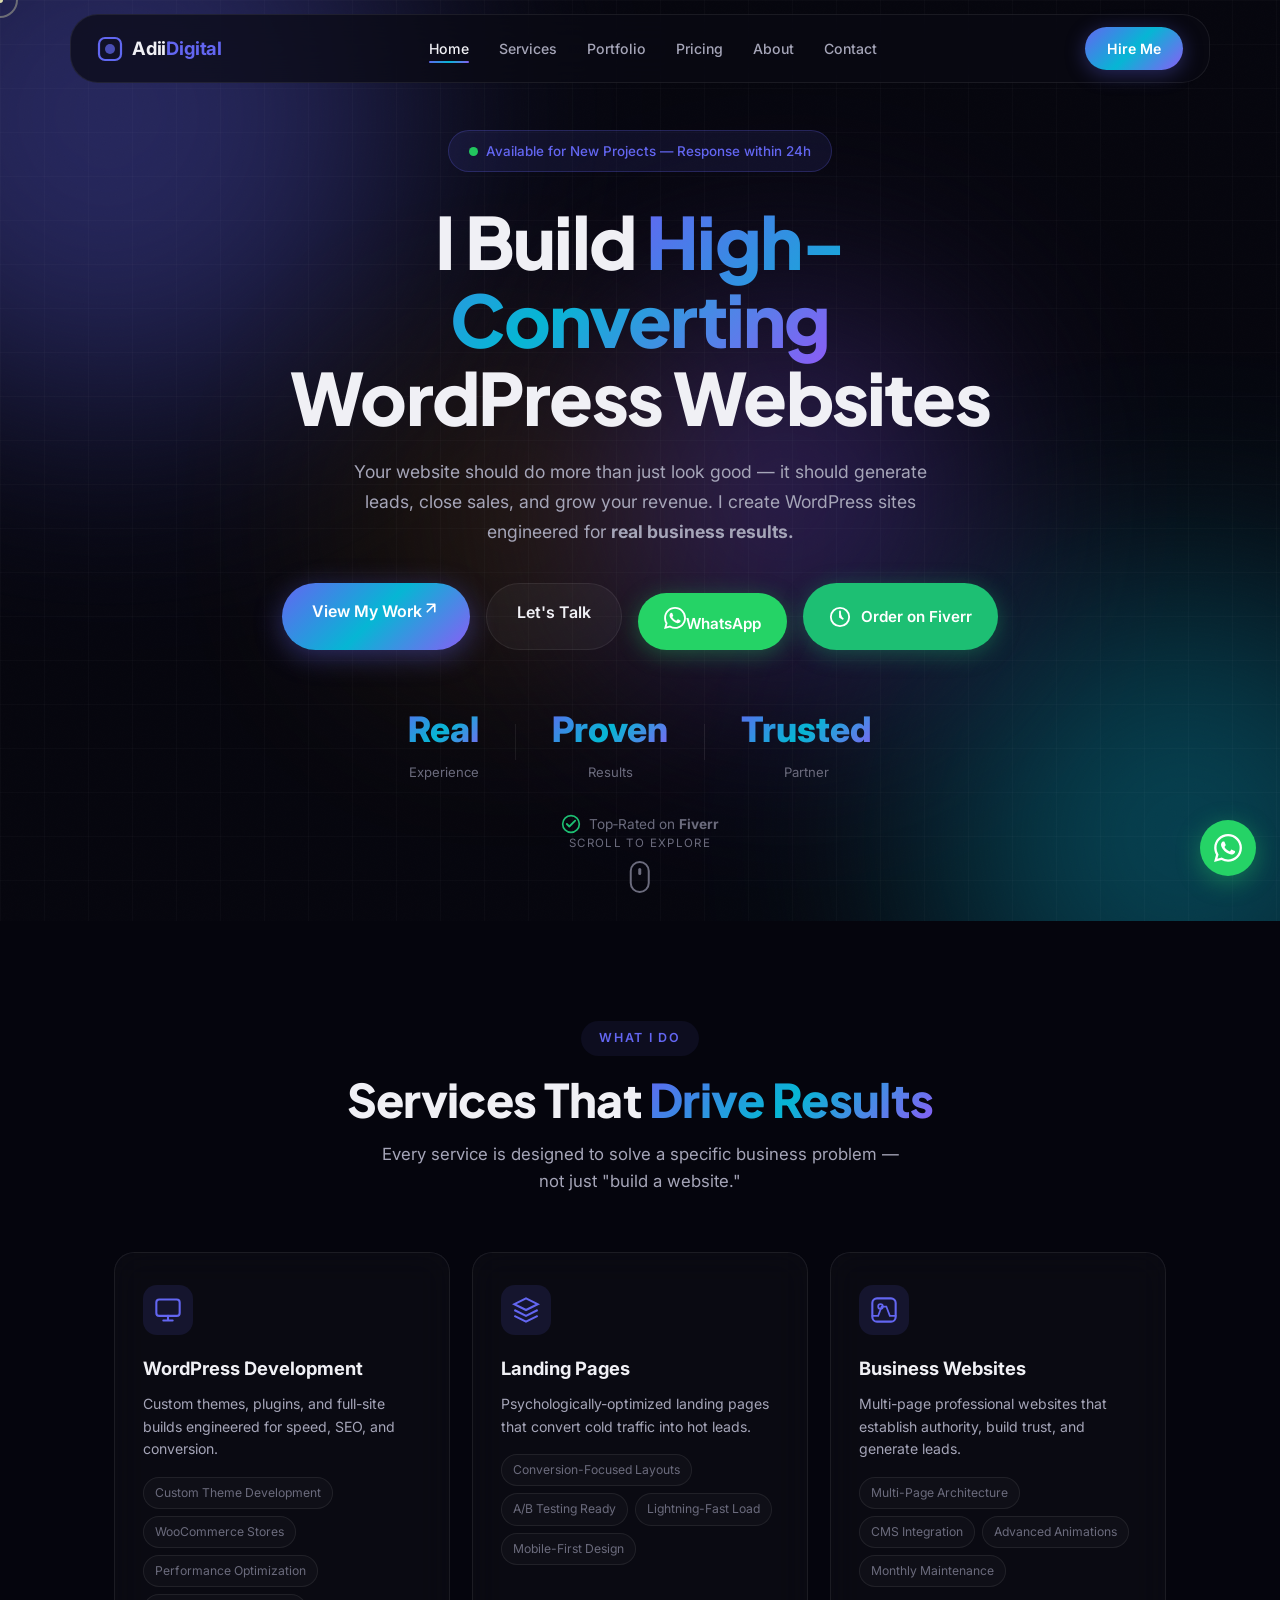
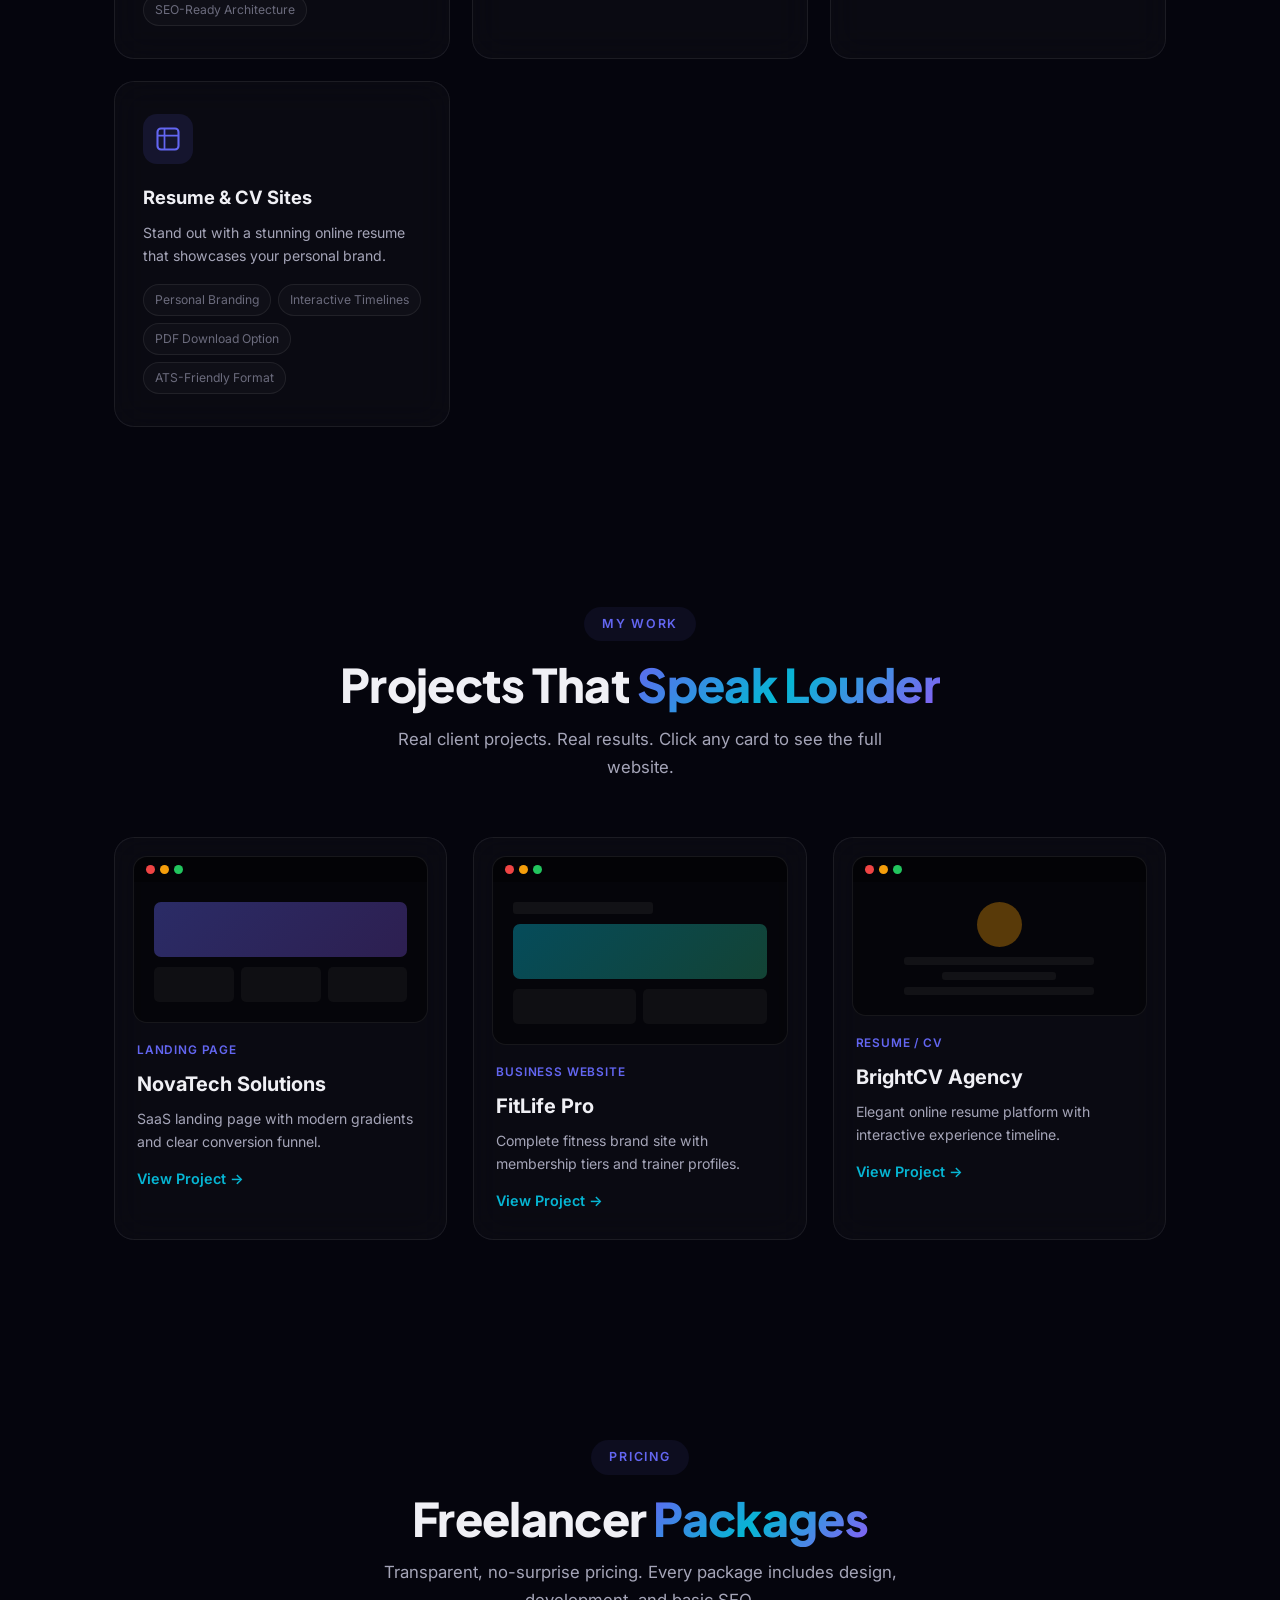
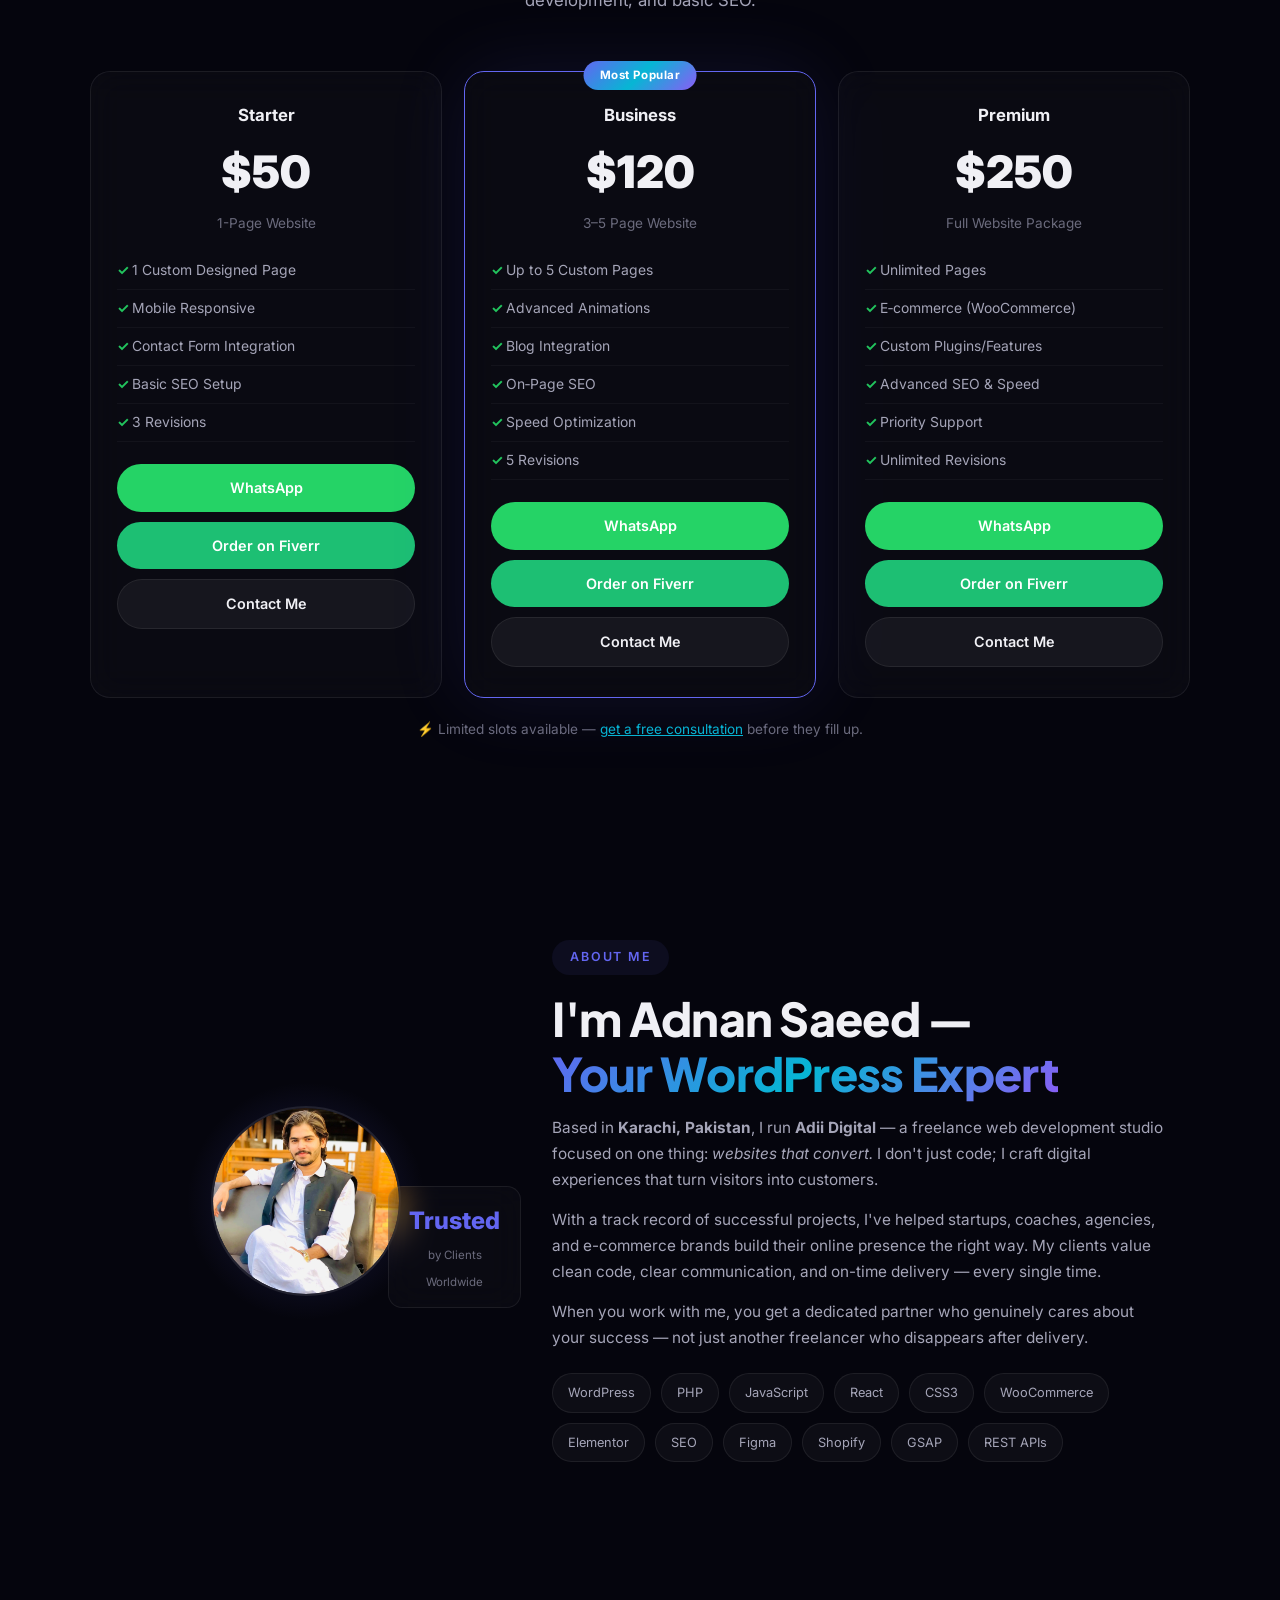
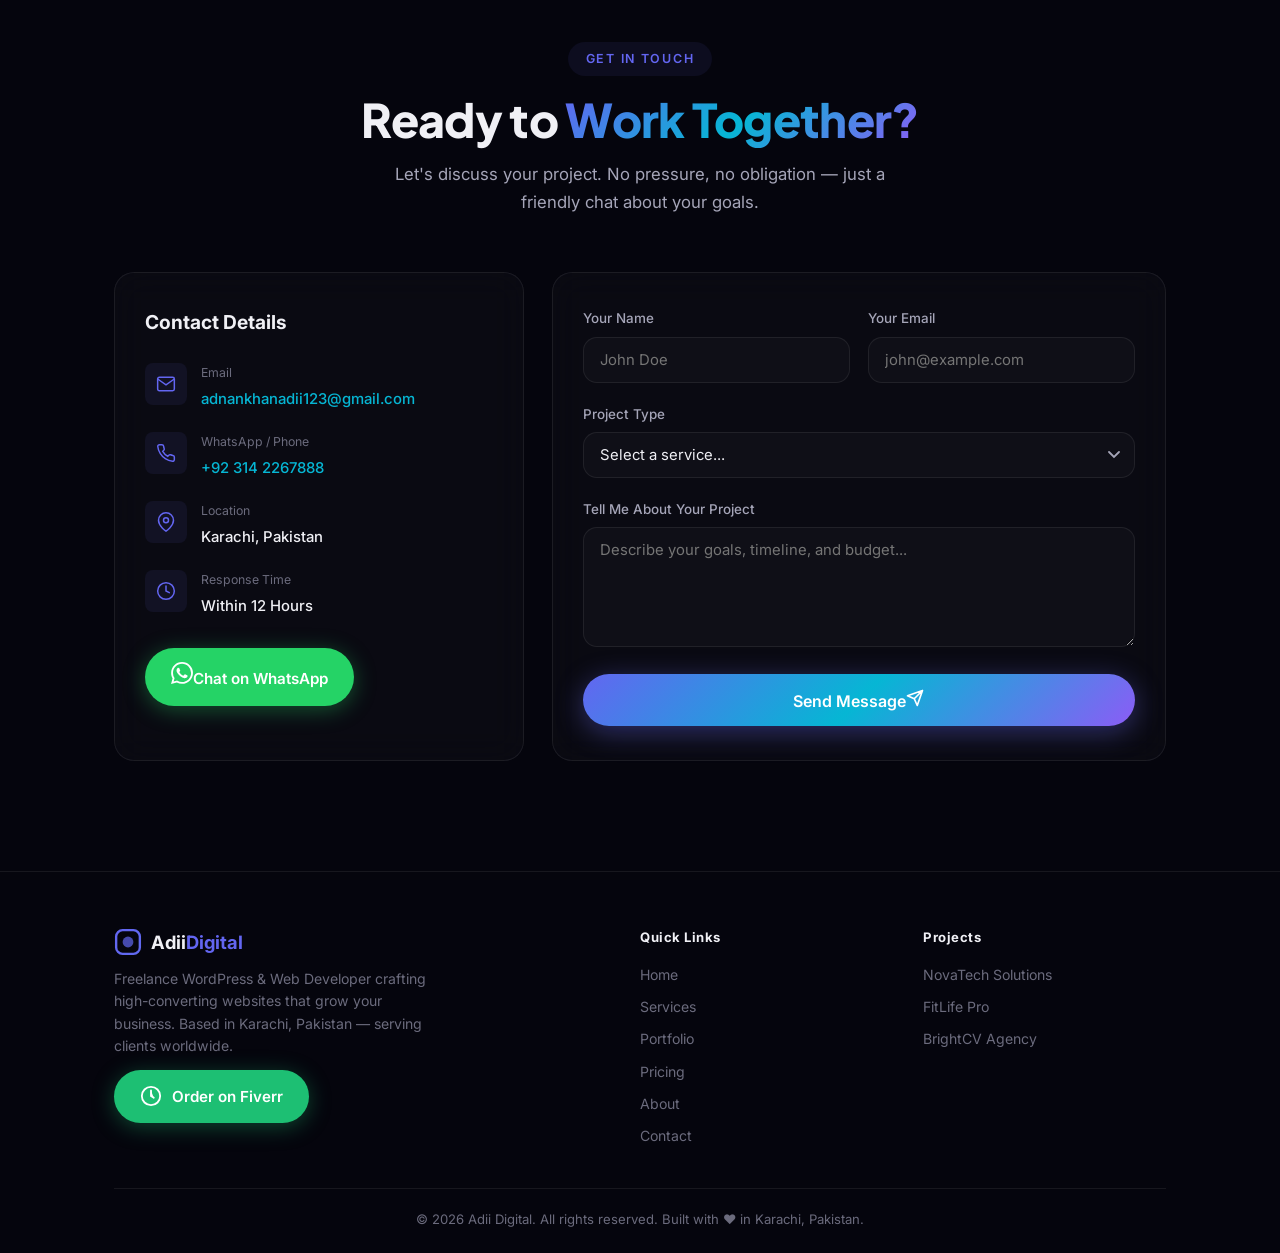
<file: index.html>
<!DOCTYPE html>
<html lang="en">
<head>
    <meta charset="UTF-8">
    <meta name="viewport" content="width=device-width, initial-scale=1.0">
    <title>Adii Digital | WordPress Developer — High-Converting Websites</title>
    <meta name="description" content="Adnan Saeed (Adii Digital) — Freelance WordPress & Web Developer from Karachi, Pakistan. I build high-converting, SEO-optimized websites that grow your business. Available on Fiverr.">
    <meta name="keywords" content="WordPress developer, freelance web developer, Fiverr, Karachi, Pakistan, landing pages, business websites, resume websites, Adnan Saeed, Adii Digital">
    <meta name="author" content="Adnan Saeed — Adii Digital">
    <meta property="og:title" content="Adii Digital | WordPress Developer">
    <meta property="og:description" content="I build high-converting WordPress websites that turn visitors into paying customers.">
    <meta property="og:type" content="website">
    <meta name="robots" content="index, follow">
    <link rel="canonical" href="https://adiidigital.com/">
    <link rel="stylesheet" href="css/style.css">
    <link rel="preconnect" href="https://fonts.googleapis.com">
    <link rel="preconnect" href="https://fonts.gstatic.com" crossorigin>
    <link href="https://fonts.googleapis.com/css2?family=Inter:wght@300;400;500;600;700;800;900&family=Plus+Jakarta+Sans:wght@500;600;700;800&family=JetBrains+Mono:wght@400;500&display=swap" rel="stylesheet">
    <style>
        .fiverr-cta-btn { display: inline-flex; align-items: center; gap: 10px; background: #1dbf73; color: #fff; padding: 14px 26px; border-radius: 9999px; font-weight: 600; font-size: 0.95rem; transition: all 0.35s cubic-bezier(0.16, 1, 0.3, 1); box-shadow: 0 4px 22px rgba(29, 191, 115, 0.35); text-decoration: none; }
        .fiverr-cta-btn:hover { transform: translateY(-3px); box-shadow: 0 10px 35px rgba(29, 191, 115, 0.5); }
        .whatsapp-float { position: fixed; bottom: 24px; right: 24px; z-index: 999; width: 56px; height: 56px; background: #25d366; border-radius: 50%; display: flex; align-items: center; justify-content: center; box-shadow: 0 6px 24px rgba(37, 211, 102, 0.4); transition: transform 0.3s ease; }
        .whatsapp-float:hover { transform: scale(1.1); }
        .whatsapp-float svg { width: 28px; height: 28px; fill: #fff; }
        .pricing-cta-group { display: flex; flex-direction: column; gap: 10px; margin-top: 20px; }
        .pricing-cta-group a { display: flex; align-items: center; justify-content: center; gap: 6px; font-weight: 600; font-size: 0.9rem; padding: 12px 20px; border-radius: 999px; transition: all 0.3s; text-decoration: none; }
        .btn-wa { background: #25d366; color: white; } .btn-wa:hover { background: #1ebc59; transform: translateY(-2px); }
        .btn-fiverr { background: #1dbf73; color: white; } .btn-fiverr:hover { background: #19a463; transform: translateY(-2px); }
        .btn-contact { background: rgba(255,255,255,0.05); color: var(--text-primary); border: 1px solid var(--border-glass); } .btn-contact:hover { background: rgba(255,255,255,0.1); transform: translateY(-2px); }
        select option { background: #0f0f1a; color: #f0f0f5; }
        @media (max-width: 600px) { .whatsapp-float { bottom: 16px; right: 16px; width: 48px; height: 48px; } .whatsapp-float svg { width: 24px; height: 24px; } }
    </style>
</head>
<body>
    <div class="loader-wrapper" id="loaderWrapper">
        <div class="loader-content">
            <svg class="loader-svg" viewBox="0 0 100 100">
                <defs><linearGradient id="loaderGrad" x1="0%" y1="0%" x2="100%" y2="100%"><stop offset="0%" stop-color="#6366f1"/><stop offset="50%" stop-color="#8b5cf6"/><stop offset="100%" stop-color="#06b6d4"/></linearGradient></defs>
                <circle cx="50" cy="50" r="42" fill="none" stroke="url(#loaderGrad)" stroke-width="3" stroke-linecap="round" stroke-dasharray="264" stroke-dashoffset="264"><animate attributeName="stroke-dashoffset" from="264" to="0" dur="1.4s" fill="freeze" repeatCount="1"/></circle>
                <polygon points="50,28 62,48 78,52 66,66 68,84 50,76 32,84 34,66 22,52 38,48" fill="url(#loaderGrad)" opacity="0"><animate attributeName="opacity" from="0" to="1" dur="0.6s" begin="1s" fill="freeze"/></polygon>
            </svg>
            <p class="loader-brand">ADII DIGITAL</p>
        </div>
    </div>

    <div class="scroll-progress-bar" id="scrollProgressBar"></div>
    <div class="cursor-outer" id="cursorOuter"></div>
    <div class="cursor-inner" id="cursorInner"></div>

    <nav class="navbar" id="navbar">
        <div class="nav-inner">
            <a href="#hero" class="nav-brand"><svg class="nav-brand-icon" width="26" height="26" viewBox="0 0 26 26" fill="none"><rect x="2" y="2" width="22" height="22" rx="6" stroke="url(#navGrad)" stroke-width="2.2" fill="none"/><circle cx="13" cy="13" r="5" fill="url(#navGrad)" opacity="0.7"/><defs><linearGradient id="navGrad" x1="0" y1="0" x2="26" y2="26"><stop offset="0%" stop-color="#6366f1"/><stop offset="100%" stop-color="#06b6d4"/></linearGradient></defs></svg><span>Adii<span class="brand-accent">Digital</span></span></a>
            <ul class="nav-menu" id="navMenu">
                <li><a href="#hero" class="nav-link active" data-section="hero">Home</a></li>
                <li><a href="#services" class="nav-link" data-section="services">Services</a></li>
                <li><a href="#portfolio" class="nav-link" data-section="portfolio">Portfolio</a></li>
                <li><a href="#pricing" class="nav-link" data-section="pricing">Pricing</a></li>
                <li><a href="#about" class="nav-link" data-section="about">About</a></li>
                <li><a href="#contact" class="nav-link" data-section="contact">Contact</a></li>
            </ul>
            <a href="#contact" class="nav-hire-btn magnetic-btn">Hire Me</a>
            <button class="mobile-menu-btn" id="mobileMenuBtn" aria-label="Toggle menu"><span></span><span></span><span></span></button>
        </div>
    </nav>

    <section class="hero-section" id="hero">
        <div class="hero-bg-layer"><div class="hero-orb hero-orb-1"></div><div class="hero-orb hero-orb-2"></div><div class="hero-orb hero-orb-3"></div><div class="hero-orb hero-orb-4"></div><div class="hero-grid-overlay"></div><div class="hero-noise"></div></div>
        <div class="hero-content">
            <div class="hero-availability-badge reveal-element"><span class="pulse-dot"></span> Available for New Projects — Response within 24h</div>
            <h1 class="hero-headline reveal-element">I Build <span class="text-gradient">High-Converting</span><br>WordPress Websites</h1>
            <p class="hero-subheadline reveal-element">Your website should do more than just look good — it should generate leads, close sales, and grow your revenue. I create WordPress sites engineered for <strong>real business results.</strong></p>
            <div class="hero-cta-row reveal-element">
                <a href="#portfolio" class="cta-primary magnetic-btn">View My Work<svg width="18" height="18" viewBox="0 0 24 24" fill="none"><path d="M7 17L17 7M17 7H7M17 7V17" stroke="currentColor" stroke-width="2.2" stroke-linecap="round" stroke-linejoin="round"/></svg></a>
                <a href="#contact" class="cta-secondary magnetic-btn">Let's Talk</a>
                <a href="https://wa.me/923142267888" target="_blank" rel="noopener" class="whatsapp-cta-btn magnetic-btn"><svg width="22" height="22" viewBox="0 0 24 24" fill="currentColor"><path d="M17.472 14.382c-.297-.149-1.758-.867-2.03-.967-.273-.099-.471-.148-.67.15-.197.297-.767.966-.94 1.164-.173.199-.347.223-.644.075-.297-.15-1.255-.463-2.39-1.475-.883-.788-1.48-1.761-1.653-2.059-.173-.297-.018-.458.13-.606.134-.133.298-.347.446-.52.149-.174.198-.298.298-.497.099-.198.05-.371-.025-.52-.075-.149-.669-1.612-.916-2.207-.242-.579-.487-.5-.669-.51-.173-.008-.371-.01-.57-.01-.198 0-.52.074-.792.372-.272.297-1.04 1.016-1.04 2.479 0 1.462 1.065 2.875 1.213 3.074.149.198 2.096 3.2 5.077 4.487.709.306 1.262.489 1.694.625.712.227 1.36.195 1.871.118.571-.085 1.758-.719 2.006-1.413.248-.694.248-1.289.173-1.413-.074-.124-.272-.198-.57-.347m-5.421 7.403h-.004a9.87 9.87 0 01-5.031-1.378l-.361-.214-3.741.982.998-3.648-.235-.374a9.86 9.86 0 01-1.51-5.26c.001-5.45 4.436-9.884 9.888-9.884 2.64 0 5.122 1.03 6.988 2.898a9.825 9.825 0 012.893 6.994c-.003 5.45-4.437 9.884-9.885 9.884m8.413-18.297A11.815 11.815 0 0012.05 0C5.495 0 .16 5.335.157 11.892c0 2.096.547 4.142 1.588 5.945L.057 24l6.305-1.654a11.882 11.882 0 005.683 1.448h.005c6.554 0 11.89-5.335 11.893-11.893a11.821 11.821 0 00-3.48-8.413z"/></svg>WhatsApp</a>
                <a href="https://www.fiverr.com/malikadnan20" target="_blank" rel="noopener" class="fiverr-cta-btn magnetic-btn"><svg width="22" height="22" viewBox="0 0 24 24" fill="currentColor"><circle cx="12" cy="12" r="10" fill="none" stroke="currentColor" stroke-width="2"/><path d="M12 6v6l3 2" stroke="currentColor" stroke-width="2" stroke-linecap="round"/></svg>Order on Fiverr</a>
            </div>
            <div class="hero-stats-row reveal-element">
                <div class="hero-stat"><span class="hero-stat-number">Real</span><span class="hero-stat-label">Experience</span></div><span class="hero-stat-sep"></span>
                <div class="hero-stat"><span class="hero-stat-number">Proven</span><span class="hero-stat-label">Results</span></div><span class="hero-stat-sep"></span>
                <div class="hero-stat"><span class="hero-stat-number">Trusted</span><span class="hero-stat-label">Partner</span></div>
            </div>
            <div class="hero-fiverr-badge reveal-element"><svg width="20" height="20" viewBox="0 0 24 24" fill="none"><circle cx="12" cy="12" r="10" stroke="#1dbf73" stroke-width="2"/><path d="M7 12l3 3 7-7" stroke="#1dbf73" stroke-width="2.2" stroke-linecap="round" stroke-linejoin="round"/></svg><span>Top‑Rated on <strong>Fiverr</strong></span></div>
        </div>
        <div class="hero-scroll-hint"><span>Scroll to explore</span><div class="scroll-mouse-icon"><div class="scroll-mouse-wheel"></div></div></div>
    </section>

    <section class="services-section" id="services">
        <div class="section-container">
            <div class="section-header reveal-element"><span class="section-eyebrow">What I Do</span><h2 class="section-title">Services That <span class="text-gradient">Drive Results</span></h2><p class="section-subtitle">Every service is designed to solve a specific business problem — not just "build a website."</p></div>
            <div class="services-grid">
                <div class="service-card glass-card reveal-element"><div class="service-icon-box"><svg width="28" height="28" viewBox="0 0 24 24" fill="none"><rect x="2" y="3" width="20" height="14" rx="2.5" stroke="currentColor" stroke-width="1.8"/><path d="M8 21h8M12 17v4" stroke="currentColor" stroke-width="1.8" stroke-linecap="round"/></svg></div><h3 class="service-card-title">WordPress Development</h3><p class="service-card-desc">Custom themes, plugins, and full-site builds engineered for speed, SEO, and conversion.</p><ul class="service-feature-list"><li>Custom Theme Development</li><li>WooCommerce Stores</li><li>Performance Optimization</li><li>SEO-Ready Architecture</li></ul></div>
                <div class="service-card glass-card reveal-element"><div class="service-icon-box"><svg width="28" height="28" viewBox="0 0 24 24" fill="none"><path d="M12 2L2 7l10 5 10-5-10-5z" stroke="currentColor" stroke-width="1.8"/><path d="M2 17l10 5 10-5" stroke="currentColor" stroke-width="1.8"/><path d="M2 12l10 5 10-5" stroke="currentColor" stroke-width="1.8"/></svg></div><h3 class="service-card-title">Landing Pages</h3><p class="service-card-desc">Psychologically-optimized landing pages that convert cold traffic into hot leads.</p><ul class="service-feature-list"><li>Conversion-Focused Layouts</li><li>A/B Testing Ready</li><li>Lightning-Fast Load</li><li>Mobile-First Design</li></ul></div>
                <div class="service-card glass-card reveal-element"><div class="service-icon-box"><svg width="28" height="28" viewBox="0 0 24 24" fill="none"><rect x="2" y="2" width="20" height="20" rx="4" stroke="currentColor" stroke-width="1.8"/><circle cx="9" cy="9" r="2" stroke="currentColor" stroke-width="1.5"/><path d="M2 17h5l3-8h4l3 8h5" stroke="currentColor" stroke-width="1.5" stroke-linecap="round"/></svg></div><h3 class="service-card-title">Business Websites</h3><p class="service-card-desc">Multi-page professional websites that establish authority, build trust, and generate leads.</p><ul class="service-feature-list"><li>Multi-Page Architecture</li><li>CMS Integration</li><li>Advanced Animations</li><li>Monthly Maintenance</li></ul></div>
                <div class="service-card glass-card reveal-element"><div class="service-icon-box"><svg width="28" height="28" viewBox="0 0 24 24" fill="none"><rect x="3" y="3" width="18" height="18" rx="3" stroke="currentColor" stroke-width="1.8"/><path d="M3 9h18M9 3v18" stroke="currentColor" stroke-width="1.5"/></svg></div><h3 class="service-card-title">Resume & CV Sites</h3><p class="service-card-desc">Stand out with a stunning online resume that showcases your personal brand.</p><ul class="service-feature-list"><li>Personal Branding</li><li>Interactive Timelines</li><li>PDF Download Option</li><li>ATS-Friendly Format</li></ul></div>
            </div>
        </div>
    </section>

    <section class="portfolio-section" id="portfolio">
        <div class="section-container">
            <div class="section-header reveal-element"><span class="section-eyebrow">My Work</span><h2 class="section-title">Projects That <span class="text-gradient">Speak Louder</span></h2><p class="section-subtitle">Real client projects. Real results. Click any card to see the full website.</p></div>
            <div class="portfolio-grid">
                <a href="landing-page.html" class="portfolio-card glass-card reveal-element magnetic-btn"><div class="portfolio-card-visual"><div class="portfolio-browser-mock"><div class="browser-dots"><span></span><span></span><span></span></div><div class="browser-body mock-landing"><div class="mock-hero-block"></div><div class="mock-three-col"><span></span><span></span><span></span></div></div></div></div><div class="portfolio-card-info"><span class="portfolio-tag">Landing Page</span><h3>NovaTech Solutions</h3><p>SaaS landing page with modern gradients and clear conversion funnel.</p><span class="portfolio-view-link">View Project →</span></div></a>
                <a href="business.html" class="portfolio-card glass-card reveal-element magnetic-btn"><div class="portfolio-card-visual"><div class="portfolio-browser-mock"><div class="browser-dots"><span></span><span></span><span></span></div><div class="browser-body mock-business"><div class="mock-nav-bar"></div><div class="mock-hero-block"></div><div class="mock-two-col"><span></span><span></span></div></div></div></div><div class="portfolio-card-info"><span class="portfolio-tag">Business Website</span><h3>FitLife Pro</h3><p>Complete fitness brand site with membership tiers and trainer profiles.</p><span class="portfolio-view-link">View Project →</span></div></a>
                <a href="resume.html" class="portfolio-card glass-card reveal-element magnetic-btn"><div class="portfolio-card-visual"><div class="portfolio-browser-mock"><div class="browser-dots"><span></span><span></span><span></span></div><div class="browser-body mock-resume"><div class="mock-avatar-circle"></div><div class="mock-text-lines"><span></span><span class="short"></span><span></span></div></div></div></div><div class="portfolio-card-info"><span class="portfolio-tag">Resume / CV</span><h3>BrightCV Agency</h3><p>Elegant online resume platform with interactive experience timeline.</p><span class="portfolio-view-link">View Project →</span></div></a>
            </div>
        </div>
    </section>

    <section class="project-pricing section-container reveal-element" id="pricing" style="padding-top: 80px; padding-bottom: 100px;">
        <div class="section-header"><span class="section-eyebrow">Pricing</span><h2 class="section-title">Freelancer <span class="text-gradient">Packages</span></h2><p class="section-subtitle">Transparent, no-surprise pricing. Every package includes design, development, and basic SEO.</p></div>
        <div class="pricing-grid">
            <div class="pricing-card glass-card"><p class="pricing-name">Starter</p><p class="pricing-price">$50</p><p class="pricing-desc">1-Page Website</p><ul class="pricing-features"><li>1 Custom Designed Page</li><li>Mobile Responsive</li><li>Contact Form Integration</li><li>Basic SEO Setup</li><li>3 Revisions</li></ul><div class="pricing-cta-group"><a href="https://wa.me/923142267888?text=Hi%20Adnan%2C%20I%20want%20the%20Starter%20Package%20($50)" target="_blank" class="btn-wa magnetic-btn">WhatsApp</a><a href="https://www.fiverr.com/malikadnan20" target="_blank" class="btn-fiverr magnetic-btn">Order on Fiverr</a><a href="#contact" class="btn-contact magnetic-btn">Contact Me</a></div></div>
            <div class="pricing-card glass-card featured"><span class="pricing-badge">Most Popular</span><p class="pricing-name">Business</p><p class="pricing-price">$120</p><p class="pricing-desc">3–5 Page Website</p><ul class="pricing-features"><li>Up to 5 Custom Pages</li><li>Advanced Animations</li><li>Blog Integration</li><li>On‑Page SEO</li><li>Speed Optimization</li><li>5 Revisions</li></ul><div class="pricing-cta-group"><a href="https://wa.me/923142267888?text=Hi%20Adnan%2C%20I%20want%20the%20Business%20Package%20($120)" target="_blank" class="btn-wa magnetic-btn">WhatsApp</a><a href="https://www.fiverr.com/malikadnan20" target="_blank" class="btn-fiverr magnetic-btn">Order on Fiverr</a><a href="#contact" class="btn-contact magnetic-btn">Contact Me</a></div></div>
            <div class="pricing-card glass-card"><p class="pricing-name">Premium</p><p class="pricing-price">$250</p><p class="pricing-desc">Full Website Package</p><ul class="pricing-features"><li>Unlimited Pages</li><li>E‑commerce (WooCommerce)</li><li>Custom Plugins/Features</li><li>Advanced SEO & Speed</li><li>Priority Support</li><li>Unlimited Revisions</li></ul><div class="pricing-cta-group"><a href="https://wa.me/923142267888?text=Hi%20Adnan%2C%20I%20want%20the%20Premium%20Package%20($250)" target="_blank" class="btn-wa magnetic-btn">WhatsApp</a><a href="https://www.fiverr.com/malikadnan20" target="_blank" class="btn-fiverr magnetic-btn">Order on Fiverr</a><a href="#contact" class="btn-contact magnetic-btn">Contact Me</a></div></div>
        </div>
        <p style="text-align:center; margin-top: 20px; color: var(--text-muted); font-size:0.85rem;">⚡ Limited slots available — <a href="#contact" style="color:var(--accent-2); text-decoration:underline;">get a free consultation</a> before they fill up.</p>
    </section>

    <section class="about-section" id="about">
        <div class="section-container">
            <div class="about-layout">
                <div class="about-visual-col reveal-element">
                    <div class="about-avatar-container">
                        <div class="about-avatar-glow"></div>
                        <div class="about-avatar-circle">
                            <img src="images/adnan.jpg" alt="Adnan Saeed" style="width:100%; height:100%; object-fit:cover; border-radius:50%;">
                        </div>
                    </div>
                    <div class="about-mini-stat glass-card"><span class="mini-stat-num">Trusted</span><span class="mini-stat-lbl">by Clients<br>Worldwide</span></div>
                </div>
                <div class="about-text-col reveal-element">
                    <span class="section-eyebrow">About Me</span>
                    <h2 class="section-title">I'm Adnan Saeed —<br><span class="text-gradient">Your WordPress Expert</span></h2>
                    <p class="about-paragraph">Based in <strong>Karachi, Pakistan</strong>, I run <strong>Adii Digital</strong> — a freelance web development studio focused on one thing: <em>websites that convert.</em> I don't just code; I craft digital experiences that turn visitors into customers.</p>
                    <p class="about-paragraph">With a track record of successful projects, I've helped startups, coaches, agencies, and e-commerce brands build their online presence the right way. My clients value clean code, clear communication, and on-time delivery — every single time.</p>
                    <p class="about-paragraph">When you work with me, you get a dedicated partner who genuinely cares about your success — not just another freelancer who disappears after delivery.</p>
                    <div class="about-skill-tags"><span>WordPress</span><span>PHP</span><span>JavaScript</span><span>React</span><span>CSS3</span><span>WooCommerce</span><span>Elementor</span><span>SEO</span><span>Figma</span><span>Shopify</span><span>GSAP</span><span>REST APIs</span></div>
                </div>
            </div>
        </div>
    </section>

    <section class="contact-section" id="contact">
        <div class="section-container">
            <div class="section-header reveal-element"><span class="section-eyebrow">Get In Touch</span><h2 class="section-title">Ready to <span class="text-gradient">Work Together?</span></h2><p class="section-subtitle">Let's discuss your project. No pressure, no obligation — just a friendly chat about your goals.</p></div>
            <div class="contact-layout reveal-element">
                <div class="contact-info-panel glass-card">
                    <h3 class="contact-panel-title">Contact Details</h3>
                    <div class="contact-info-item"><div class="contact-info-icon"><svg width="20" height="20" viewBox="0 0 24 24" fill="none"><path d="M4 4h16c1.1 0 2 .9 2 2v12c0 1.1-.9 2-2 2H4c-1.1 0-2-.9-2-2V6c0-1.1.9-2 2-2z" stroke="currentColor" stroke-width="1.8"/><polyline points="22,6 12,13 2,6" stroke="currentColor" stroke-width="1.8"/></svg></div><div><span class="ci-label">Email</span><a href="mailto:adnankhanadii123@gmail.com" class="ci-value-link">adnankhanadii123@gmail.com</a></div></div>
                    <div class="contact-info-item"><div class="contact-info-icon"><svg width="20" height="20" viewBox="0 0 24 24" fill="none"><path d="M22 16.92v3a2 2 0 01-2.18 2 19.79 19.79 0 01-8.63-3.07 19.5 19.5 0 01-6-6A19.79 19.79 0 012.12 4.18 2 2 0 014.11 2h3a2 2 0 012 1.72c.127.96.362 1.903.7 2.81a2 2 0 01-.45 2.11L8.09 9.91a15.95 15.95 0 006 6l1.27-1.27a2 2 0 012.11-.45c.907.338 1.85.573 2.81.7A2 2 0 0122 16.92z" stroke="currentColor" stroke-width="1.8"/></svg></div><div><span class="ci-label">WhatsApp / Phone</span><a href="https://wa.me/923142267888" class="ci-value-link" target="_blank" rel="noopener">+92 314 2267888</a></div></div>
                    <div class="contact-info-item"><div class="contact-info-icon"><svg width="20" height="20" viewBox="0 0 24 24" fill="none"><path d="M21 10c0 7-9 13-9 13s-9-6-9-13a9 9 0 0118 0z" stroke="currentColor" stroke-width="1.8"/><circle cx="12" cy="10" r="3" stroke="currentColor" stroke-width="1.8"/></svg></div><div><span class="ci-label">Location</span><span class="ci-value">Karachi, Pakistan</span></div></div>
                    <div class="contact-info-item"><div class="contact-info-icon"><svg width="20" height="20" viewBox="0 0 24 24" fill="none"><circle cx="12" cy="12" r="10" stroke="currentColor" stroke-width="1.8"/><path d="M12 6v6l4 2" stroke="currentColor" stroke-width="1.8" stroke-linecap="round"/></svg></div><div><span class="ci-label">Response Time</span><span class="ci-value">Within 12 Hours</span></div></div>
                    <a href="https://wa.me/923142267888" target="_blank" rel="noopener" class="whatsapp-cta-btn magnetic-btn"><svg width="22" height="22" viewBox="0 0 24 24" fill="currentColor"><path d="M17.472 14.382c-.297-.149-1.758-.867-2.03-.967-.273-.099-.471-.148-.67.15-.197.297-.767.966-.94 1.164-.173.199-.347.223-.644.075-.297-.15-1.255-.463-2.39-1.475-.883-.788-1.48-1.761-1.653-2.059-.173-.297-.018-.458.13-.606.134-.133.298-.347.446-.52.149-.174.198-.298.298-.497.099-.198.05-.371-.025-.52-.075-.149-.669-1.612-.916-2.207-.242-.579-.487-.5-.669-.51-.173-.008-.371-.01-.57-.01-.198 0-.52.074-.792.372-.272.297-1.04 1.016-1.04 2.479 0 1.462 1.065 2.875 1.213 3.074.149.198 2.096 3.2 5.077 4.487.709.306 1.262.489 1.694.625.712.227 1.36.195 1.871.118.571-.085 1.758-.719 2.006-1.413.248-.694.248-1.289.173-1.413-.074-.124-.272-.198-.57-.347m-5.421 7.403h-.004a9.87 9.87 0 01-5.031-1.378l-.361-.214-3.741.982.998-3.648-.235-.374a9.86 9.86 0 01-1.51-5.26c.001-5.45 4.436-9.884 9.888-9.884 2.64 0 5.122 1.03 6.988 2.898a9.825 9.825 0 012.893 6.994c-.003 5.45-4.437 9.884-9.885 9.884m8.413-18.297A11.815 11.815 0 0012.05 0C5.495 0 .16 5.335.157 11.892c0 2.096.547 4.142 1.588 5.945L.057 24l6.305-1.654a11.882 11.882 0 005.683 1.448h.005c6.554 0 11.89-5.335 11.893-11.893a11.821 11.821 0 00-3.48-8.413z"/></svg>Chat on WhatsApp</a>
                </div>
                <form class="contact-form-panel glass-card" id="contactForm" action="https://formspree.io/f/mwvyopzj" method="POST">
                    <input type="hidden" name="_subject" value="New Client Message from Portfolio">
                    <div class="form-row-duo">
                        <div class="form-group"><label for="cfName">Your Name</label><input type="text" id="cfName" name="name" placeholder="John Doe" required></div>
                        <div class="form-group"><label for="cfEmail">Your Email</label><input type="email" id="cfEmail" name="email" placeholder="john@example.com" required></div>
                    </div>
                    <div class="form-group"><label for="cfSubject">Project Type</label><select id="cfSubject" name="project"><option value="">Select a service...</option><option>WordPress Development</option><option>Landing Page</option><option>Business Website</option><option>Resume / CV Website</option><option>Other</option></select></div>
                    <div class="form-group"><label for="cfMessage">Tell Me About Your Project</label><textarea id="cfMessage" name="message" rows="5" placeholder="Describe your goals, timeline, and budget..." required></textarea></div>
                    <button type="submit" class="form-submit-btn magnetic-btn">Send Message<svg width="18" height="18" viewBox="0 0 24 24" fill="none"><path d="M22 2L11 13M22 2l-7 20-4-9-9-4 20-7z" stroke="currentColor" stroke-width="2.2" stroke-linecap="round" stroke-linejoin="round"/></svg></button>
                </form>
            </div>
        </div>
    </section>

    <footer class="footer-section">
        <div class="section-container">
            <div class="footer-top">
                <div class="footer-brand-col"><a href="#hero" class="footer-logo"><svg width="28" height="28" viewBox="0 0 26 26" fill="none"><rect x="2" y="2" width="22" height="22" rx="6" stroke="url(#footerGrad)" stroke-width="2.2" fill="none"/><circle cx="13" cy="13" r="5" fill="url(#footerGrad)" opacity="0.7"/><defs><linearGradient id="footerGrad" x1="0" y1="0" x2="26" y2="26"><stop offset="0%" stop-color="#6366f1"/><stop offset="100%" stop-color="#06b6d4"/></linearGradient></defs></svg><span>Adii<span class="brand-accent">Digital</span></span></a><p class="footer-desc">Freelance WordPress & Web Developer crafting high-converting websites that grow your business. Based in Karachi, Pakistan — serving clients worldwide.</p><a href="https://www.fiverr.com/malikadnan20" target="_blank" rel="noopener" class="fiverr-cta-btn magnetic-btn" style="margin-top:12px; display:inline-flex;"><svg width="22" height="22" viewBox="0 0 24 24" fill="currentColor"><circle cx="12" cy="12" r="10" fill="none" stroke="currentColor" stroke-width="2"/><path d="M12 6v6l3 2" stroke="currentColor" stroke-width="2" stroke-linecap="round"/></svg>Order on Fiverr</a></div>
                <div class="footer-links-col"><h4>Quick Links</h4><a href="#hero">Home</a><a href="#services">Services</a><a href="#portfolio">Portfolio</a><a href="#pricing">Pricing</a><a href="#about">About</a><a href="#contact">Contact</a></div>
                <div class="footer-links-col"><h4>Projects</h4><a href="landing-page.html">NovaTech Solutions</a><a href="business.html">FitLife Pro</a><a href="resume.html">BrightCV Agency</a></div>
            </div>
            <div class="footer-bottom"><p>&copy; 2026 Adii Digital. All rights reserved. Built with ❤️ in Karachi, Pakistan.</p></div>
        </div>
    </footer>

    <a href="https://wa.me/923142267888" target="_blank" rel="noopener" class="whatsapp-float" aria-label="Chat on WhatsApp"><svg viewBox="0 0 24 24"><path d="M17.472 14.382c-.297-.149-1.758-.867-2.03-.967-.273-.099-.471-.148-.67.15-.197.297-.767.966-.94 1.164-.173.199-.347.223-.644.075-.297-.15-1.255-.463-2.39-1.475-.883-.788-1.48-1.761-1.653-2.059-.173-.297-.018-.458.13-.606.134-.133.298-.347.446-.52.149-.174.198-.298.298-.497.099-.198.05-.371-.025-.52-.075-.149-.669-1.612-.916-2.207-.242-.579-.487-.5-.669-.51-.173-.008-.371-.01-.57-.01-.198 0-.52.074-.792.372-.272.297-1.04 1.016-1.04 2.479 0 1.462 1.065 2.875 1.213 3.074.149.198 2.096 3.2 5.077 4.487.709.306 1.262.489 1.694.625.712.227 1.36.195 1.871.118.571-.085 1.758-.719 2.006-1.413.248-.694.248-1.289.173-1.413-.074-.124-.272-.198-.57-.347m-5.421 7.403h-.004a9.87 9.87 0 01-5.031-1.378l-.361-.214-3.741.982.998-3.648-.235-.374a9.86 9.86 0 01-1.51-5.26c.001-5.45 4.436-9.884 9.888-9.884 2.64 0 5.122 1.03 6.988 2.898a9.825 9.825 0 012.893 6.994c-.003 5.45-4.437 9.884-9.885 9.884m8.413-18.297A11.815 11.815 0 0012.05 0C5.495 0 .16 5.335.157 11.892c0 2.096.547 4.142 1.588 5.945L.057 24l6.305-1.654a11.882 11.882 0 005.683 1.448h.005c6.554 0 11.89-5.335 11.893-11.893a11.821 11.821 0 00-3.48-8.413z"/></svg></a>

    <script src="js/script.js"></script>
</body>
</html>
</file>
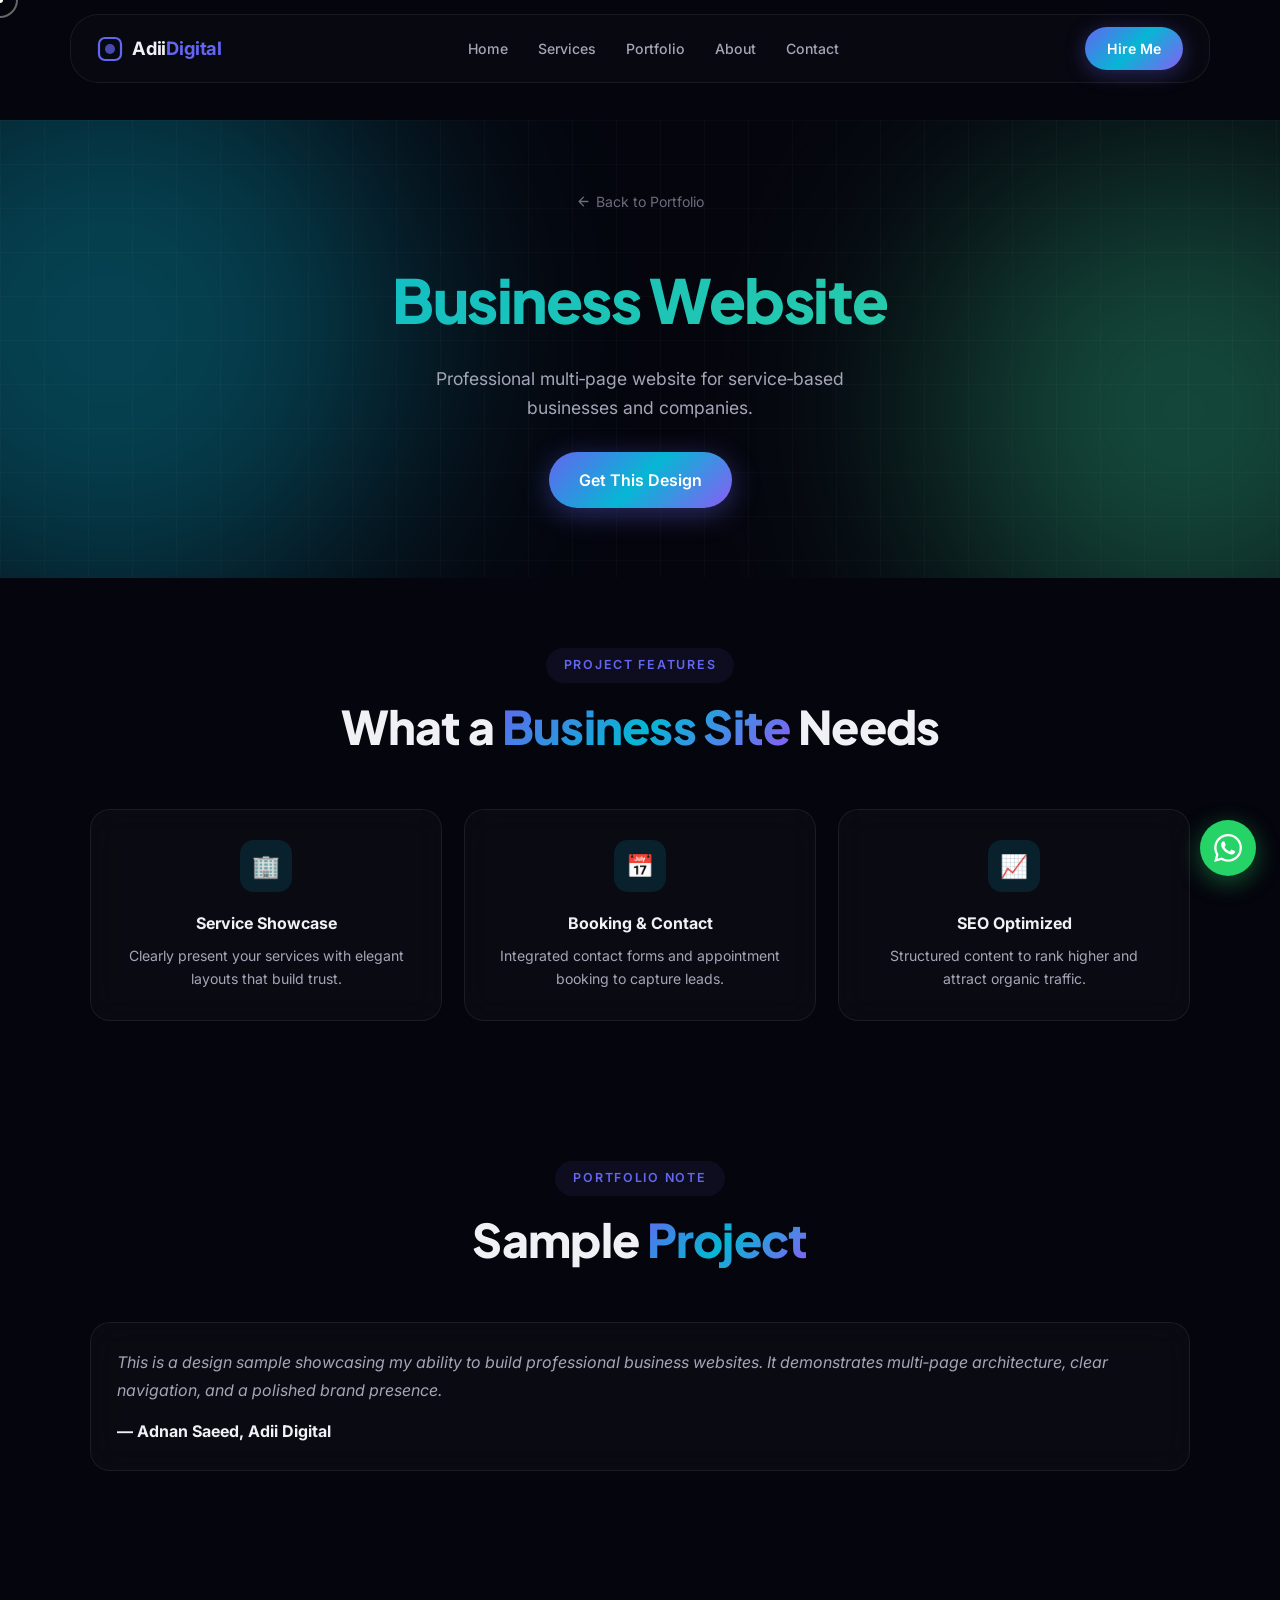
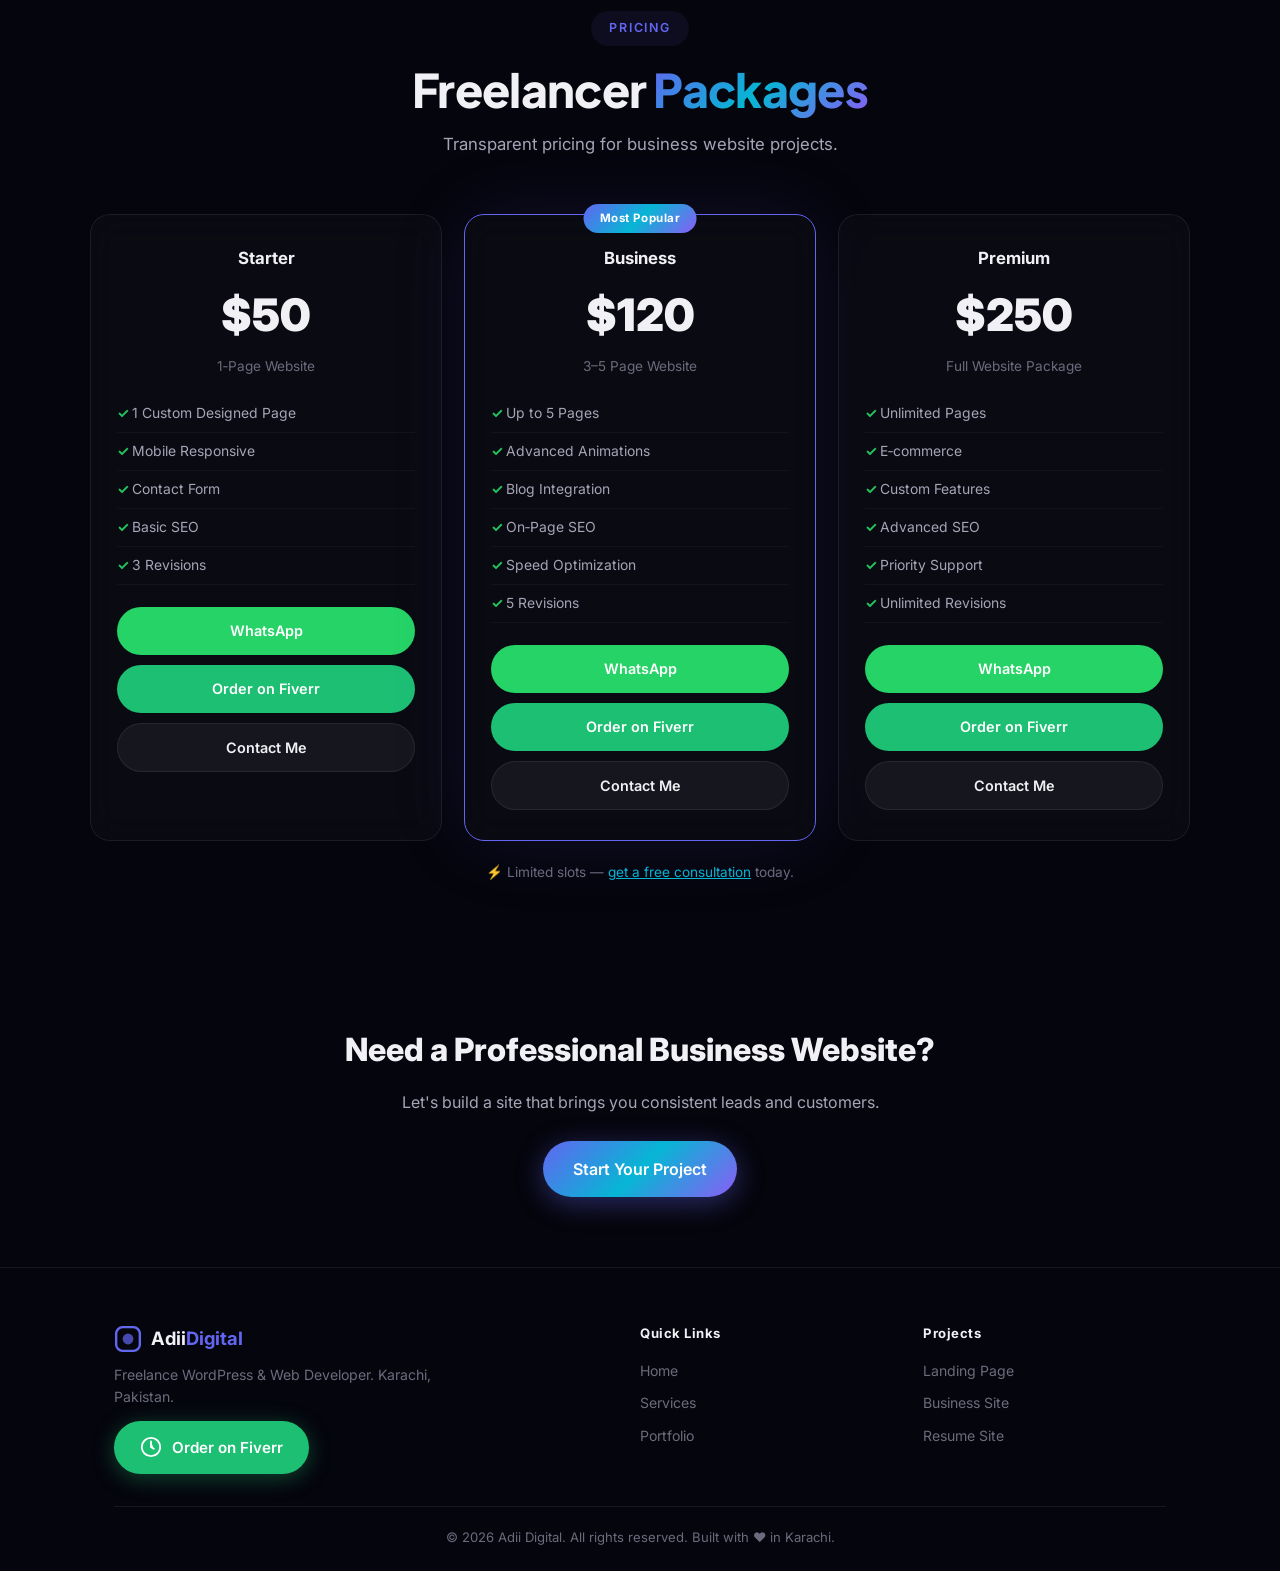
<file: business.html>
<!DOCTYPE html>
<html lang="en">
<head>
    <meta charset="UTF-8">
    <meta name="viewport" content="width=device-width, initial-scale=1.0">
    <title>Business Website Project | Adii Digital</title>
    <meta name="description" content="Professional business website design project by Adnan Saeed — Adii Digital.">
    <link rel="stylesheet" href="css/style.css">
    <link rel="preconnect" href="https://fonts.googleapis.com"><link rel="preconnect" href="https://fonts.gstatic.com" crossorigin>
    <link href="https://fonts.googleapis.com/css2?family=Inter:wght@300;400;500;600;700;800;900&family=Plus+Jakarta+Sans:wght@500;600;700;800&display=swap" rel="stylesheet">
    <style>
        .fiverr-cta-btn { display: inline-flex; align-items: center; gap: 10px; background: #1dbf73; color: #fff; padding: 14px 26px; border-radius: 9999px; font-weight: 600; font-size: 0.95rem; transition: all 0.35s cubic-bezier(0.16, 1, 0.3, 1); box-shadow: 0 4px 22px rgba(29, 191, 115, 0.35); text-decoration: none; } .fiverr-cta-btn:hover { transform: translateY(-3px); box-shadow: 0 10px 35px rgba(29, 191, 115, 0.5); }
        .whatsapp-float { position: fixed; bottom: 24px; right: 24px; z-index: 999; width: 56px; height: 56px; background: #25d366; border-radius: 50%; display: flex; align-items: center; justify-content: center; box-shadow: 0 6px 24px rgba(37, 211, 102, 0.4); transition: transform 0.3s ease; } .whatsapp-float:hover { transform: scale(1.1); } .whatsapp-float svg { width: 28px; height: 28px; fill: #fff; }
        .pricing-cta-group { display: flex; flex-direction: column; gap: 10px; margin-top: 20px; } .pricing-cta-group a { display: flex; align-items: center; justify-content: center; gap: 6px; font-weight: 600; font-size: 0.9rem; padding: 12px 20px; border-radius: 999px; transition: all 0.3s; text-decoration: none; }
        .btn-wa { background: #25d366; color: white; } .btn-wa:hover { background: #1ebc59; transform: translateY(-2px); } .btn-fiverr { background: #1dbf73; color: white; } .btn-fiverr:hover { background: #19a463; transform: translateY(-2px); } .btn-contact { background: rgba(255,255,255,0.05); color: var(--text-primary); border: 1px solid var(--border-glass); } .btn-contact:hover { background: rgba(255,255,255,0.1); transform: translateY(-2px); }
        @media (max-width: 600px) { .whatsapp-float { bottom: 16px; right: 16px; width: 48px; height: 48px; } .whatsapp-float svg { width: 24px; height: 24px; } }
    </style>
</head>
<body>
    <div class="loader-wrapper" id="loaderWrapper"><div class="loader-content"><svg class="loader-svg" viewBox="0 0 100 100"><defs><linearGradient id="loaderGrad" x1="0%" y1="0%" x2="100%" y2="100%"><stop offset="0%" stop-color="#06b6d4"/><stop offset="100%" stop-color="#34d399"/></linearGradient></defs><circle cx="50" cy="50" r="42" fill="none" stroke="url(#loaderGrad)" stroke-width="3" stroke-linecap="round" stroke-dasharray="264" stroke-dashoffset="264"><animate attributeName="stroke-dashoffset" from="264" to="0" dur="1.4s" fill="freeze"/></circle></svg><p class="loader-brand">ADII DIGITAL</p></div></div>
    <div class="scroll-progress-bar" id="scrollProgressBar"></div>
    <div class="cursor-outer" id="cursorOuter"></div><div class="cursor-inner" id="cursorInner"></div>

    <nav class="navbar" id="navbar"><div class="nav-inner"><a href="index.html" class="nav-brand"><svg class="nav-brand-icon" width="26" height="26" viewBox="0 0 26 26" fill="none"><rect x="2" y="2" width="22" height="22" rx="6" stroke="url(#navGrad)" stroke-width="2.2" fill="none"/><circle cx="13" cy="13" r="5" fill="url(#navGrad)" opacity="0.7"/><defs><linearGradient id="navGrad" x1="0" y1="0" x2="26" y2="26"><stop offset="0%" stop-color="#6366f1"/><stop offset="100%" stop-color="#06b6d4"/></linearGradient></defs></svg><span>Adii<span class="brand-accent">Digital</span></span></a><ul class="nav-menu" id="navMenu"><li><a href="index.html" class="nav-link">Home</a></li><li><a href="index.html#services" class="nav-link">Services</a></li><li><a href="index.html#portfolio" class="nav-link active">Portfolio</a></li><li><a href="index.html#about" class="nav-link">About</a></li><li><a href="index.html#contact" class="nav-link">Contact</a></li></ul><a href="index.html#contact" class="nav-hire-btn magnetic-btn">Hire Me</a><button class="mobile-menu-btn" id="mobileMenuBtn" aria-label="Menu"><span></span><span></span><span></span></button></div></nav>

    <main class="project-page">
        <section class="project-hero"><div class="hero-bg-layer"><div class="hero-orb hero-orb-1" style="background:#06b6d4;"></div><div class="hero-orb hero-orb-2" style="background:#34d399;"></div><div class="hero-grid-overlay"></div></div><div class="project-hero-content"><a href="index.html#portfolio" class="back-link reveal-element"><svg width="15" height="15" viewBox="0 0 24 24" fill="none"><path d="M19 12H5M12 19l-7-7 7-7" stroke="currentColor" stroke-width="2.2" stroke-linecap="round" stroke-linejoin="round"/></svg>Back to Portfolio</a><h1 class="project-brand business-grad reveal-element">Business Website</h1><p class="project-tagline reveal-element">Professional multi‑page website for service‑based businesses and companies.</p><a href="#pricing" class="cta-primary magnetic-btn reveal-element">Get This Design</a></div></section>

        <section class="project-features section-container reveal-element" id="features"><div class="section-header"><span class="section-eyebrow">Project Features</span><h2 class="section-title">What a <span class="text-gradient">Business Site</span> Needs</h2></div><div class="features-grid"><div class="feature-card glass-card"><div class="feature-card-icon business-bg">🏢</div><h4>Service Showcase</h4><p>Clearly present your services with elegant layouts that build trust.</p></div><div class="feature-card glass-card"><div class="feature-card-icon business-bg">📅</div><h4>Booking & Contact</h4><p>Integrated contact forms and appointment booking to capture leads.</p></div><div class="feature-card glass-card"><div class="feature-card-icon business-bg">📈</div><h4>SEO Optimized</h4><p>Structured content to rank higher and attract organic traffic.</p></div></div></section>

        <section class="project-testimonials section-container reveal-element" id="testimonials"><div class="section-header"><span class="section-eyebrow">Portfolio Note</span><h2 class="section-title">Sample <span class="text-gradient">Project</span></h2></div><div class="testimonials-grid"><div class="testimonial-card glass-card"><p class="testimonial-text">This is a design sample showcasing my ability to build professional business websites. It demonstrates multi‑page architecture, clear navigation, and a polished brand presence.</p><p class="testimonial-author">— Adnan Saeed, Adii Digital</p></div></div></section>

        <section class="project-pricing section-container reveal-element" id="pricing">
            <div class="section-header"><span class="section-eyebrow">Pricing</span><h2 class="section-title">Freelancer <span class="text-gradient">Packages</span></h2><p class="section-subtitle">Transparent pricing for business website projects.</p></div>
            <div class="pricing-grid">
                <div class="pricing-card glass-card"><p class="pricing-name">Starter</p><p class="pricing-price">$50</p><p class="pricing-desc">1‑Page Website</p><ul class="pricing-features"><li>1 Custom Designed Page</li><li>Mobile Responsive</li><li>Contact Form</li><li>Basic SEO</li><li>3 Revisions</li></ul><div class="pricing-cta-group"><a href="https://wa.me/923142267888?text=Hi%20Adnan%2C%20I%20want%20the%20Starter%20Package%20($50)" target="_blank" class="btn-wa magnetic-btn">WhatsApp</a><a href="https://www.fiverr.com/malikadnan20" target="_blank" class="btn-fiverr magnetic-btn">Order on Fiverr</a><a href="index.html#contact" class="btn-contact magnetic-btn">Contact Me</a></div></div>
                <div class="pricing-card glass-card featured"><span class="pricing-badge">Most Popular</span><p class="pricing-name">Business</p><p class="pricing-price">$120</p><p class="pricing-desc">3–5 Page Website</p><ul class="pricing-features"><li>Up to 5 Pages</li><li>Advanced Animations</li><li>Blog Integration</li><li>On‑Page SEO</li><li>Speed Optimization</li><li>5 Revisions</li></ul><div class="pricing-cta-group"><a href="https://wa.me/923142267888?text=Hi%20Adnan%2C%20I%20want%20the%20Business%20Package%20($120)" target="_blank" class="btn-wa magnetic-btn">WhatsApp</a><a href="https://www.fiverr.com/malikadnan20" target="_blank" class="btn-fiverr magnetic-btn">Order on Fiverr</a><a href="index.html#contact" class="btn-contact magnetic-btn">Contact Me</a></div></div>
                <div class="pricing-card glass-card"><p class="pricing-name">Premium</p><p class="pricing-price">$250</p><p class="pricing-desc">Full Website Package</p><ul class="pricing-features"><li>Unlimited Pages</li><li>E‑commerce</li><li>Custom Features</li><li>Advanced SEO</li><li>Priority Support</li><li>Unlimited Revisions</li></ul><div class="pricing-cta-group"><a href="https://wa.me/923142267888?text=Hi%20Adnan%2C%20I%20want%20the%20Premium%20Package%20($250)" target="_blank" class="btn-wa magnetic-btn">WhatsApp</a><a href="https://www.fiverr.com/malikadnan20" target="_blank" class="btn-fiverr magnetic-btn">Order on Fiverr</a><a href="index.html#contact" class="btn-contact magnetic-btn">Contact Me</a></div></div>
            </div>
            <p style="text-align:center; margin-top: 20px; color: var(--text-muted); font-size:0.85rem;">⚡ Limited slots — <a href="index.html#contact" style="color:var(--accent-2); text-decoration:underline;">get a free consultation</a> today.</p>
        </section>

        <section class="project-cta reveal-element"><h2>Need a Professional Business Website?</h2><p>Let's build a site that brings you consistent leads and customers.</p><a href="index.html#contact" class="cta-primary magnetic-btn">Start Your Project</a></section>
    </main>

    <footer class="footer-section"><div class="section-container"><div class="footer-top"><div class="footer-brand-col"><a href="index.html" class="footer-logo"><svg width="28" height="28" viewBox="0 0 26 26" fill="none"><rect x="2" y="2" width="22" height="22" rx="6" stroke="url(#footerGrad)" stroke-width="2.2" fill="none"/><circle cx="13" cy="13" r="5" fill="url(#footerGrad)" opacity="0.7"/><defs><linearGradient id="footerGrad" x1="0" y1="0" x2="26" y2="26"><stop offset="0%" stop-color="#6366f1"/><stop offset="100%" stop-color="#06b6d4"/></linearGradient></defs></svg><span>Adii<span class="brand-accent">Digital</span></span></a><p class="footer-desc">Freelance WordPress & Web Developer. Karachi, Pakistan.</p><a href="https://www.fiverr.com/malikadnan20" target="_blank" rel="noopener" class="fiverr-cta-btn magnetic-btn" style="margin-top:12px;"><svg width="22" height="22" viewBox="0 0 24 24" fill="currentColor"><circle cx="12" cy="12" r="10" fill="none" stroke="currentColor" stroke-width="2"/><path d="M12 6v6l3 2" stroke="currentColor" stroke-width="2" stroke-linecap="round"/></svg>Order on Fiverr</a></div><div class="footer-links-col"><h4>Quick Links</h4><a href="index.html">Home</a><a href="index.html#services">Services</a><a href="index.html#portfolio">Portfolio</a></div><div class="footer-links-col"><h4>Projects</h4><a href="landing-page.html">Landing Page</a><a href="business.html">Business Site</a><a href="resume.html">Resume Site</a></div></div><div class="footer-bottom"><p>&copy; 2026 Adii Digital. All rights reserved. Built with ❤️ in Karachi.</p></div></div></footer>

    <a href="https://wa.me/923142267888" target="_blank" rel="noopener" class="whatsapp-float" aria-label="Chat on WhatsApp"><svg viewBox="0 0 24 24"><path d="M17.472 14.382c-.297-.149-1.758-.867-2.03-.967-.273-.099-.471-.148-.67.15-.197.297-.767.966-.94 1.164-.173.199-.347.223-.644.075-.297-.15-1.255-.463-2.39-1.475-.883-.788-1.48-1.761-1.653-2.059-.173-.297-.018-.458.13-.606.134-.133.298-.347.446-.52.149-.174.198-.298.298-.497.099-.198.05-.371-.025-.52-.075-.149-.669-1.612-.916-2.207-.242-.579-.487-.5-.669-.51-.173-.008-.371-.01-.57-.01-.198 0-.52.074-.792.372-.272.297-1.04 1.016-1.04 2.479 0 1.462 1.065 2.875 1.213 3.074.149.198 2.096 3.2 5.077 4.487.709.306 1.262.489 1.694.625.712.227 1.36.195 1.871.118.571-.085 1.758-.719 2.006-1.413.248-.694.248-1.289.173-1.413-.074-.124-.272-.198-.57-.347m-5.421 7.403h-.004a9.87 9.87 0 01-5.031-1.378l-.361-.214-3.741.982.998-3.648-.235-.374a9.86 9.86 0 01-1.51-5.26c.001-5.45 4.436-9.884 9.888-9.884 2.64 0 5.122 1.03 6.988 2.898a9.825 9.825 0 012.893 6.994c-.003 5.45-4.437 9.884-9.885 9.884m8.413-18.297A11.815 11.815 0 0012.05 0C5.495 0 .16 5.335.157 11.892c0 2.096.547 4.142 1.588 5.945L.057 24l6.305-1.654a11.882 11.882 0 005.683 1.448h.005c6.554 0 11.89-5.335 11.893-11.893a11.821 11.821 0 00-3.48-8.413z"/></svg></a>
    <script src="js/script.js"></script>
</body>
</html>
</file>
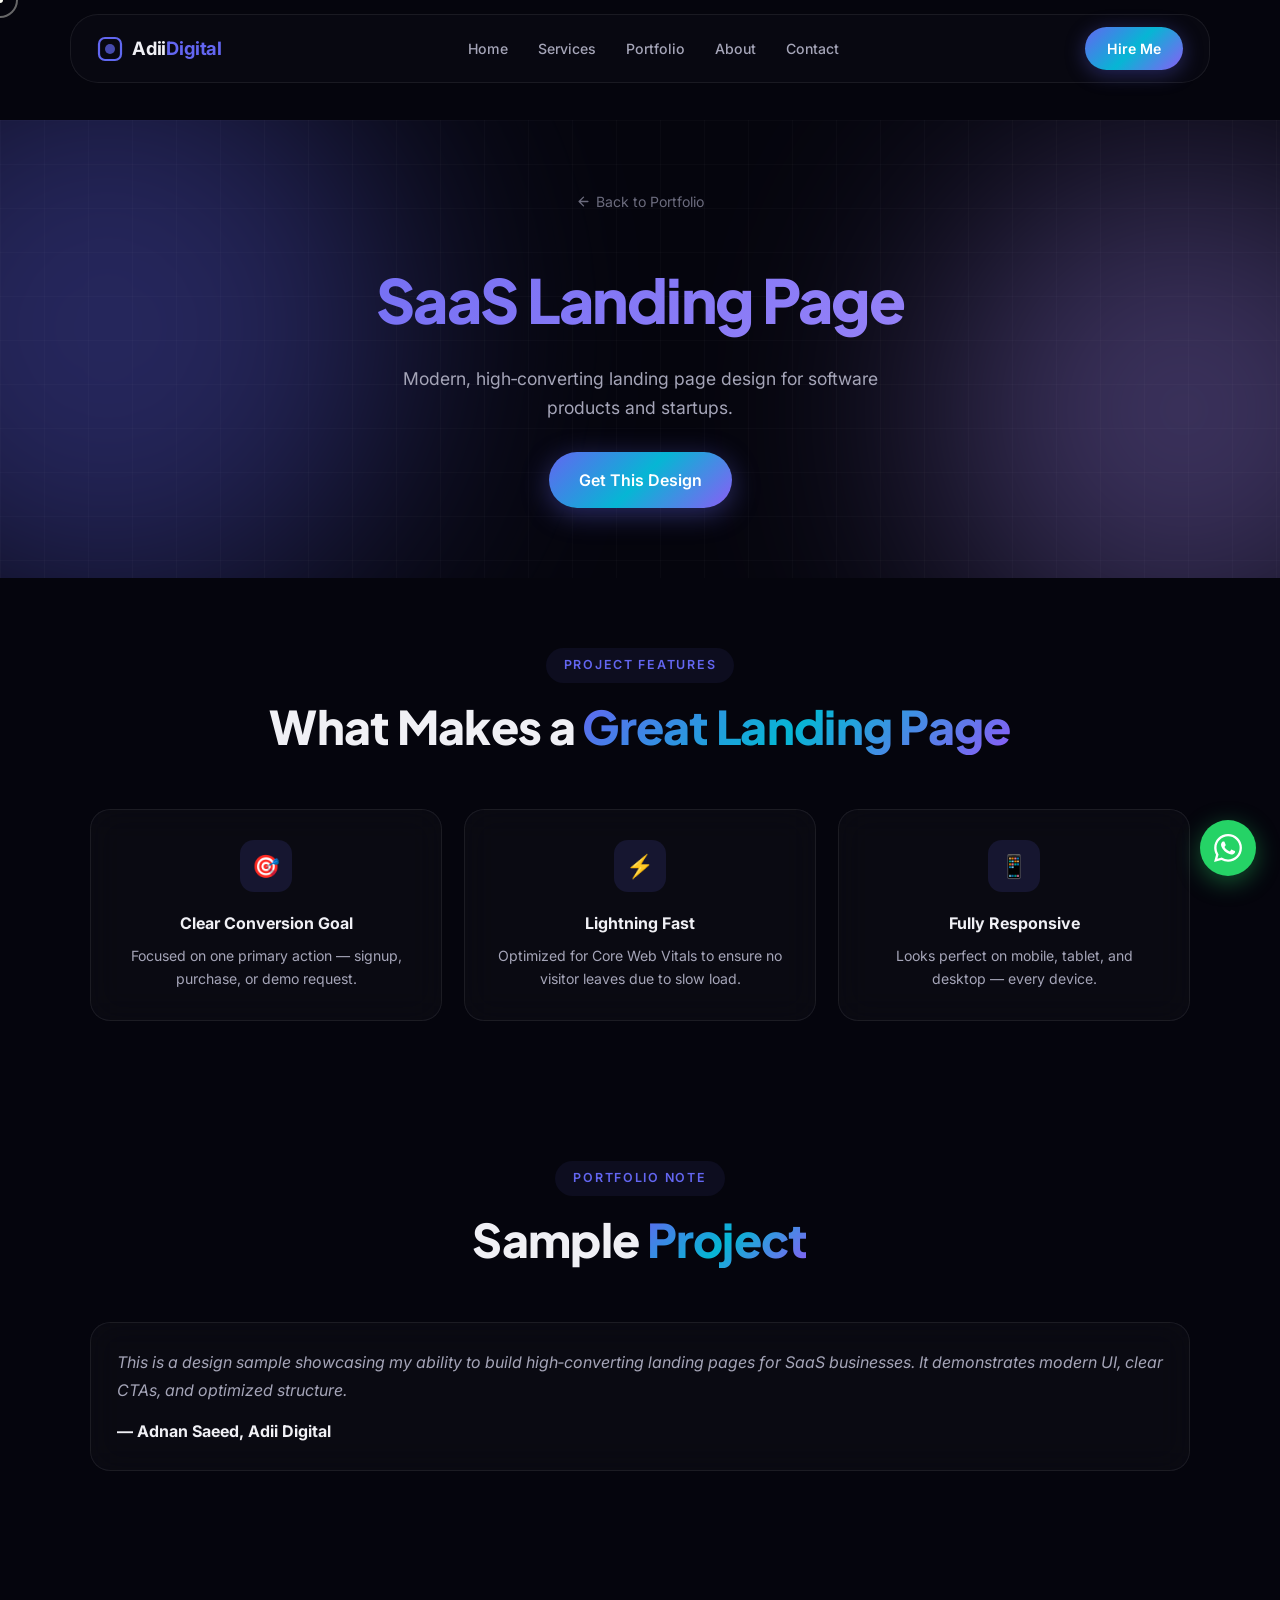
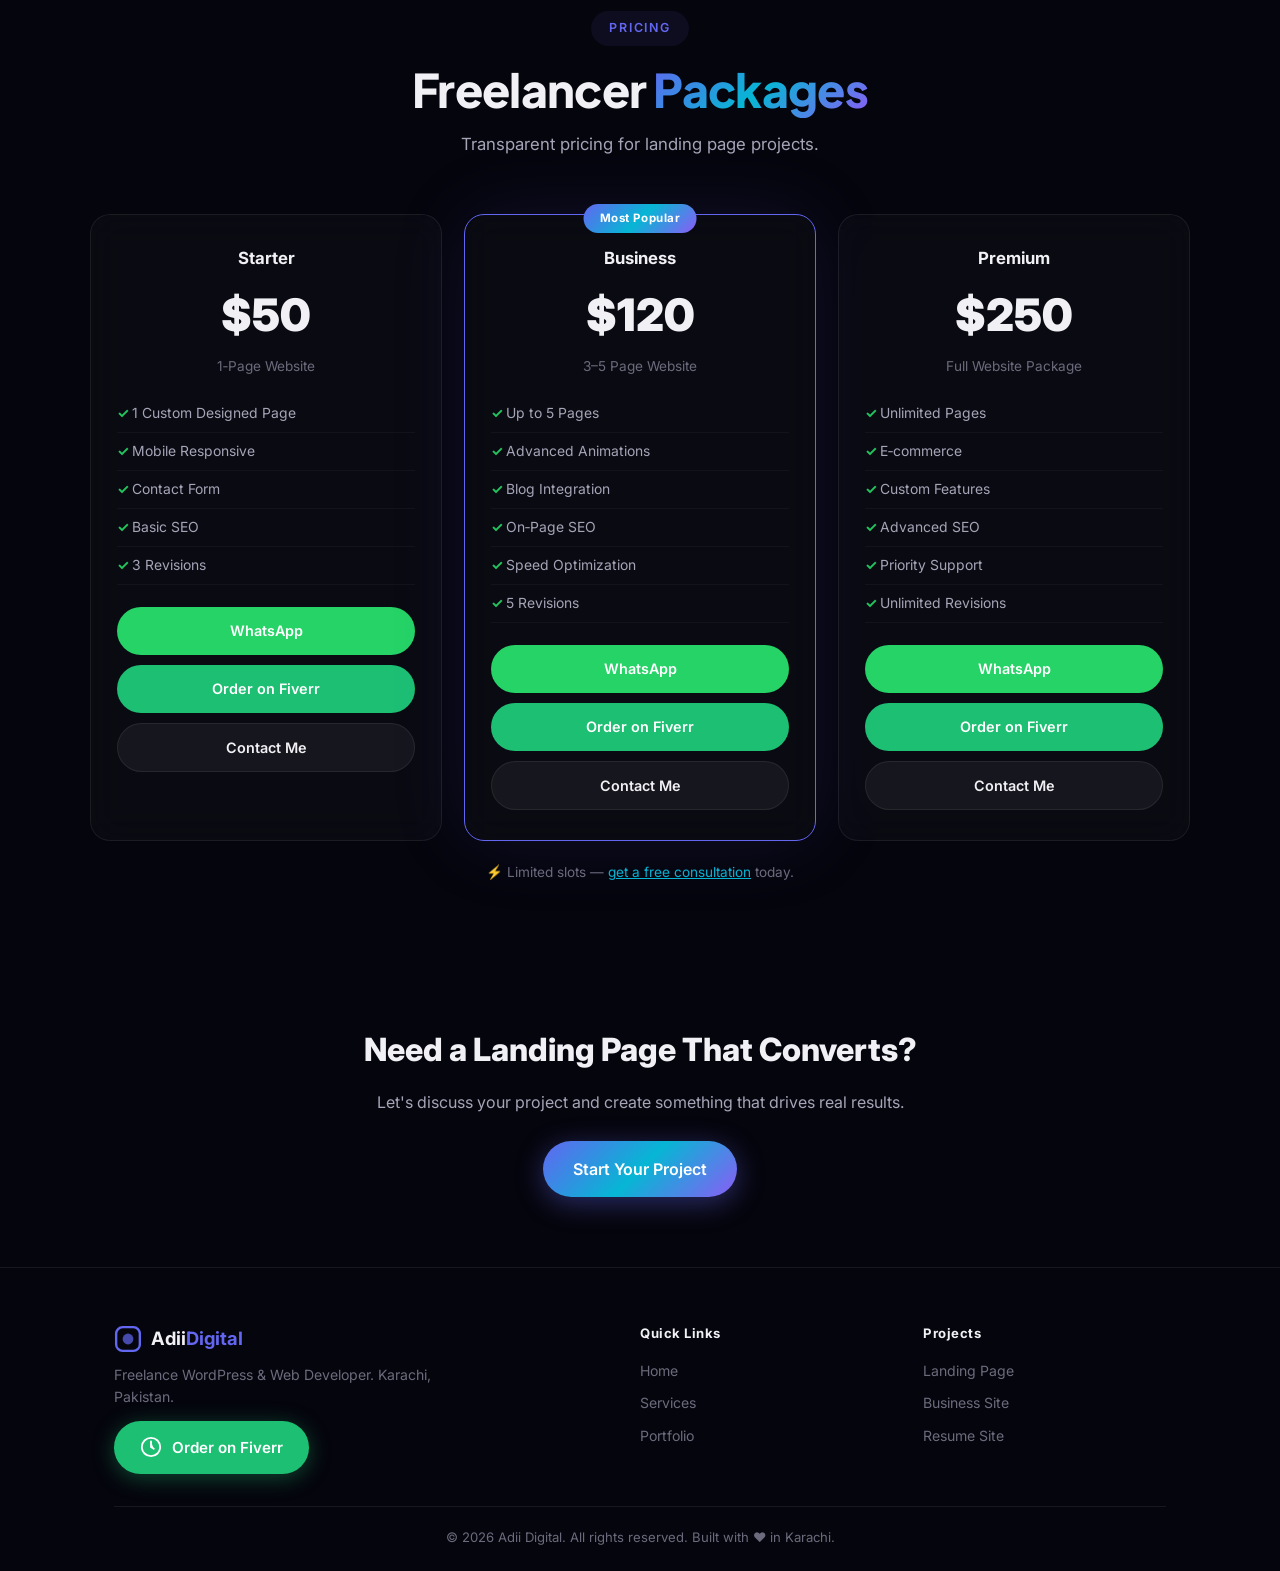
<file: landing-page.html>
<!DOCTYPE html>
<html lang="en">
<head>
    <meta charset="UTF-8">
    <meta name="viewport" content="width=device-width, initial-scale=1.0">
    <title>Landing Page Project | Adii Digital</title>
    <meta name="description" content="Modern SaaS landing page design project by Adnan Saeed — Adii Digital.">
    <link rel="stylesheet" href="css/style.css">
    <link rel="preconnect" href="https://fonts.googleapis.com"><link rel="preconnect" href="https://fonts.gstatic.com" crossorigin>
    <link href="https://fonts.googleapis.com/css2?family=Inter:wght@300;400;500;600;700;800;900&family=Plus+Jakarta+Sans:wght@500;600;700;800&display=swap" rel="stylesheet">
    <style>
        .fiverr-cta-btn { display: inline-flex; align-items: center; gap: 10px; background: #1dbf73; color: #fff; padding: 14px 26px; border-radius: 9999px; font-weight: 600; font-size: 0.95rem; transition: all 0.35s cubic-bezier(0.16, 1, 0.3, 1); box-shadow: 0 4px 22px rgba(29, 191, 115, 0.35); text-decoration: none; } .fiverr-cta-btn:hover { transform: translateY(-3px); box-shadow: 0 10px 35px rgba(29, 191, 115, 0.5); }
        .whatsapp-float { position: fixed; bottom: 24px; right: 24px; z-index: 999; width: 56px; height: 56px; background: #25d366; border-radius: 50%; display: flex; align-items: center; justify-content: center; box-shadow: 0 6px 24px rgba(37, 211, 102, 0.4); transition: transform 0.3s ease; } .whatsapp-float:hover { transform: scale(1.1); } .whatsapp-float svg { width: 28px; height: 28px; fill: #fff; }
        .pricing-cta-group { display: flex; flex-direction: column; gap: 10px; margin-top: 20px; } .pricing-cta-group a { display: flex; align-items: center; justify-content: center; gap: 6px; font-weight: 600; font-size: 0.9rem; padding: 12px 20px; border-radius: 999px; transition: all 0.3s; text-decoration: none; }
        .btn-wa { background: #25d366; color: white; } .btn-wa:hover { background: #1ebc59; transform: translateY(-2px); } .btn-fiverr { background: #1dbf73; color: white; } .btn-fiverr:hover { background: #19a463; transform: translateY(-2px); } .btn-contact { background: rgba(255,255,255,0.05); color: var(--text-primary); border: 1px solid var(--border-glass); } .btn-contact:hover { background: rgba(255,255,255,0.1); transform: translateY(-2px); }
        @media (max-width: 600px) { .whatsapp-float { bottom: 16px; right: 16px; width: 48px; height: 48px; } .whatsapp-float svg { width: 24px; height: 24px; } }
    </style>
</head>
<body>
    <div class="loader-wrapper" id="loaderWrapper"><div class="loader-content"><svg class="loader-svg" viewBox="0 0 100 100"><defs><linearGradient id="loaderGrad" x1="0%" y1="0%" x2="100%" y2="100%"><stop offset="0%" stop-color="#6366f1"/><stop offset="100%" stop-color="#a78bfa"/></linearGradient></defs><circle cx="50" cy="50" r="42" fill="none" stroke="url(#loaderGrad)" stroke-width="3" stroke-linecap="round" stroke-dasharray="264" stroke-dashoffset="264"><animate attributeName="stroke-dashoffset" from="264" to="0" dur="1.4s" fill="freeze"/></circle></svg><p class="loader-brand">ADII DIGITAL</p></div></div>
    <div class="scroll-progress-bar" id="scrollProgressBar"></div>
    <div class="cursor-outer" id="cursorOuter"></div><div class="cursor-inner" id="cursorInner"></div>

    <nav class="navbar" id="navbar"><div class="nav-inner"><a href="index.html" class="nav-brand"><svg class="nav-brand-icon" width="26" height="26" viewBox="0 0 26 26" fill="none"><rect x="2" y="2" width="22" height="22" rx="6" stroke="url(#navGrad)" stroke-width="2.2" fill="none"/><circle cx="13" cy="13" r="5" fill="url(#navGrad)" opacity="0.7"/><defs><linearGradient id="navGrad" x1="0" y1="0" x2="26" y2="26"><stop offset="0%" stop-color="#6366f1"/><stop offset="100%" stop-color="#06b6d4"/></linearGradient></defs></svg><span>Adii<span class="brand-accent">Digital</span></span></a><ul class="nav-menu" id="navMenu"><li><a href="index.html" class="nav-link">Home</a></li><li><a href="index.html#services" class="nav-link">Services</a></li><li><a href="index.html#portfolio" class="nav-link active">Portfolio</a></li><li><a href="index.html#about" class="nav-link">About</a></li><li><a href="index.html#contact" class="nav-link">Contact</a></li></ul><a href="index.html#contact" class="nav-hire-btn magnetic-btn">Hire Me</a><button class="mobile-menu-btn" id="mobileMenuBtn" aria-label="Menu"><span></span><span></span><span></span></button></div></nav>

    <main class="project-page">
        <section class="project-hero"><div class="hero-bg-layer"><div class="hero-orb hero-orb-1" style="background:#6366f1;"></div><div class="hero-orb hero-orb-2" style="background:#a78bfa;"></div><div class="hero-grid-overlay"></div></div><div class="project-hero-content"><a href="index.html#portfolio" class="back-link reveal-element"><svg width="15" height="15" viewBox="0 0 24 24" fill="none"><path d="M19 12H5M12 19l-7-7 7-7" stroke="currentColor" stroke-width="2.2" stroke-linecap="round" stroke-linejoin="round"/></svg>Back to Portfolio</a><h1 class="project-brand landing-grad reveal-element">SaaS Landing Page</h1><p class="project-tagline reveal-element">Modern, high‑converting landing page design for software products and startups.</p><a href="#pricing" class="cta-primary magnetic-btn reveal-element">Get This Design</a></div></section>

        <section class="project-features section-container reveal-element" id="features"><div class="section-header"><span class="section-eyebrow">Project Features</span><h2 class="section-title">What Makes a <span class="text-gradient">Great Landing Page</span></h2></div><div class="features-grid"><div class="feature-card glass-card"><div class="feature-card-icon landing-bg">🎯</div><h4>Clear Conversion Goal</h4><p>Focused on one primary action — signup, purchase, or demo request.</p></div><div class="feature-card glass-card"><div class="feature-card-icon landing-bg">⚡</div><h4>Lightning Fast</h4><p>Optimized for Core Web Vitals to ensure no visitor leaves due to slow load.</p></div><div class="feature-card glass-card"><div class="feature-card-icon landing-bg">📱</div><h4>Fully Responsive</h4><p>Looks perfect on mobile, tablet, and desktop — every device.</p></div></div></section>

        <section class="project-testimonials section-container reveal-element" id="testimonials"><div class="section-header"><span class="section-eyebrow">Portfolio Note</span><h2 class="section-title">Sample <span class="text-gradient">Project</span></h2></div><div class="testimonials-grid"><div class="testimonial-card glass-card"><p class="testimonial-text">This is a design sample showcasing my ability to build high‑converting landing pages for SaaS businesses. It demonstrates modern UI, clear CTAs, and optimized structure.</p><p class="testimonial-author">— Adnan Saeed, Adii Digital</p></div></div></section>

        <section class="project-pricing section-container reveal-element" id="pricing">
            <div class="section-header"><span class="section-eyebrow">Pricing</span><h2 class="section-title">Freelancer <span class="text-gradient">Packages</span></h2><p class="section-subtitle">Transparent pricing for landing page projects.</p></div>
            <div class="pricing-grid">
                <div class="pricing-card glass-card"><p class="pricing-name">Starter</p><p class="pricing-price">$50</p><p class="pricing-desc">1‑Page Website</p><ul class="pricing-features"><li>1 Custom Designed Page</li><li>Mobile Responsive</li><li>Contact Form</li><li>Basic SEO</li><li>3 Revisions</li></ul><div class="pricing-cta-group"><a href="https://wa.me/923142267888?text=Hi%20Adnan%2C%20I%20want%20the%20Starter%20Package%20($50)" target="_blank" class="btn-wa magnetic-btn">WhatsApp</a><a href="https://www.fiverr.com/malikadnan20" target="_blank" class="btn-fiverr magnetic-btn">Order on Fiverr</a><a href="index.html#contact" class="btn-contact magnetic-btn">Contact Me</a></div></div>
                <div class="pricing-card glass-card featured"><span class="pricing-badge">Most Popular</span><p class="pricing-name">Business</p><p class="pricing-price">$120</p><p class="pricing-desc">3–5 Page Website</p><ul class="pricing-features"><li>Up to 5 Pages</li><li>Advanced Animations</li><li>Blog Integration</li><li>On‑Page SEO</li><li>Speed Optimization</li><li>5 Revisions</li></ul><div class="pricing-cta-group"><a href="https://wa.me/923142267888?text=Hi%20Adnan%2C%20I%20want%20the%20Business%20Package%20($120)" target="_blank" class="btn-wa magnetic-btn">WhatsApp</a><a href="https://www.fiverr.com/malikadnan20" target="_blank" class="btn-fiverr magnetic-btn">Order on Fiverr</a><a href="index.html#contact" class="btn-contact magnetic-btn">Contact Me</a></div></div>
                <div class="pricing-card glass-card"><p class="pricing-name">Premium</p><p class="pricing-price">$250</p><p class="pricing-desc">Full Website Package</p><ul class="pricing-features"><li>Unlimited Pages</li><li>E‑commerce</li><li>Custom Features</li><li>Advanced SEO</li><li>Priority Support</li><li>Unlimited Revisions</li></ul><div class="pricing-cta-group"><a href="https://wa.me/923142267888?text=Hi%20Adnan%2C%20I%20want%20the%20Premium%20Package%20($250)" target="_blank" class="btn-wa magnetic-btn">WhatsApp</a><a href="https://www.fiverr.com/malikadnan20" target="_blank" class="btn-fiverr magnetic-btn">Order on Fiverr</a><a href="index.html#contact" class="btn-contact magnetic-btn">Contact Me</a></div></div>
            </div>
            <p style="text-align:center; margin-top: 20px; color: var(--text-muted); font-size:0.85rem;">⚡ Limited slots — <a href="index.html#contact" style="color:var(--accent-2); text-decoration:underline;">get a free consultation</a> today.</p>
        </section>

        <section class="project-cta reveal-element"><h2>Need a Landing Page That Converts?</h2><p>Let's discuss your project and create something that drives real results.</p><a href="index.html#contact" class="cta-primary magnetic-btn">Start Your Project</a></section>
    </main>

    <footer class="footer-section"><div class="section-container"><div class="footer-top"><div class="footer-brand-col"><a href="index.html" class="footer-logo"><svg width="28" height="28" viewBox="0 0 26 26" fill="none"><rect x="2" y="2" width="22" height="22" rx="6" stroke="url(#footerGrad)" stroke-width="2.2" fill="none"/><circle cx="13" cy="13" r="5" fill="url(#footerGrad)" opacity="0.7"/><defs><linearGradient id="footerGrad" x1="0" y1="0" x2="26" y2="26"><stop offset="0%" stop-color="#6366f1"/><stop offset="100%" stop-color="#06b6d4"/></linearGradient></defs></svg><span>Adii<span class="brand-accent">Digital</span></span></a><p class="footer-desc">Freelance WordPress & Web Developer. Karachi, Pakistan.</p><a href="https://www.fiverr.com/malikadnan20" target="_blank" rel="noopener" class="fiverr-cta-btn magnetic-btn" style="margin-top:12px;"><svg width="22" height="22" viewBox="0 0 24 24" fill="currentColor"><circle cx="12" cy="12" r="10" fill="none" stroke="currentColor" stroke-width="2"/><path d="M12 6v6l3 2" stroke="currentColor" stroke-width="2" stroke-linecap="round"/></svg>Order on Fiverr</a></div><div class="footer-links-col"><h4>Quick Links</h4><a href="index.html">Home</a><a href="index.html#services">Services</a><a href="index.html#portfolio">Portfolio</a></div><div class="footer-links-col"><h4>Projects</h4><a href="landing-page.html">Landing Page</a><a href="business.html">Business Site</a><a href="resume.html">Resume Site</a></div></div><div class="footer-bottom"><p>&copy; 2026 Adii Digital. All rights reserved. Built with ❤️ in Karachi.</p></div></div></footer>

    <a href="https://wa.me/923142267888" target="_blank" rel="noopener" class="whatsapp-float" aria-label="Chat on WhatsApp"><svg viewBox="0 0 24 24"><path d="M17.472 14.382c-.297-.149-1.758-.867-2.03-.967-.273-.099-.471-.148-.67.15-.197.297-.767.966-.94 1.164-.173.199-.347.223-.644.075-.297-.15-1.255-.463-2.39-1.475-.883-.788-1.48-1.761-1.653-2.059-.173-.297-.018-.458.13-.606.134-.133.298-.347.446-.52.149-.174.198-.298.298-.497.099-.198.05-.371-.025-.52-.075-.149-.669-1.612-.916-2.207-.242-.579-.487-.5-.669-.51-.173-.008-.371-.01-.57-.01-.198 0-.52.074-.792.372-.272.297-1.04 1.016-1.04 2.479 0 1.462 1.065 2.875 1.213 3.074.149.198 2.096 3.2 5.077 4.487.709.306 1.262.489 1.694.625.712.227 1.36.195 1.871.118.571-.085 1.758-.719 2.006-1.413.248-.694.248-1.289.173-1.413-.074-.124-.272-.198-.57-.347m-5.421 7.403h-.004a9.87 9.87 0 01-5.031-1.378l-.361-.214-3.741.982.998-3.648-.235-.374a9.86 9.86 0 01-1.51-5.26c.001-5.45 4.436-9.884 9.888-9.884 2.64 0 5.122 1.03 6.988 2.898a9.825 9.825 0 012.893 6.994c-.003 5.45-4.437 9.884-9.885 9.884m8.413-18.297A11.815 11.815 0 0012.05 0C5.495 0 .16 5.335.157 11.892c0 2.096.547 4.142 1.588 5.945L.057 24l6.305-1.654a11.882 11.882 0 005.683 1.448h.005c6.554 0 11.89-5.335 11.893-11.893a11.821 11.821 0 00-3.48-8.413z"/></svg></a>
    <script src="js/script.js"></script>
</body>
</html>
</file>
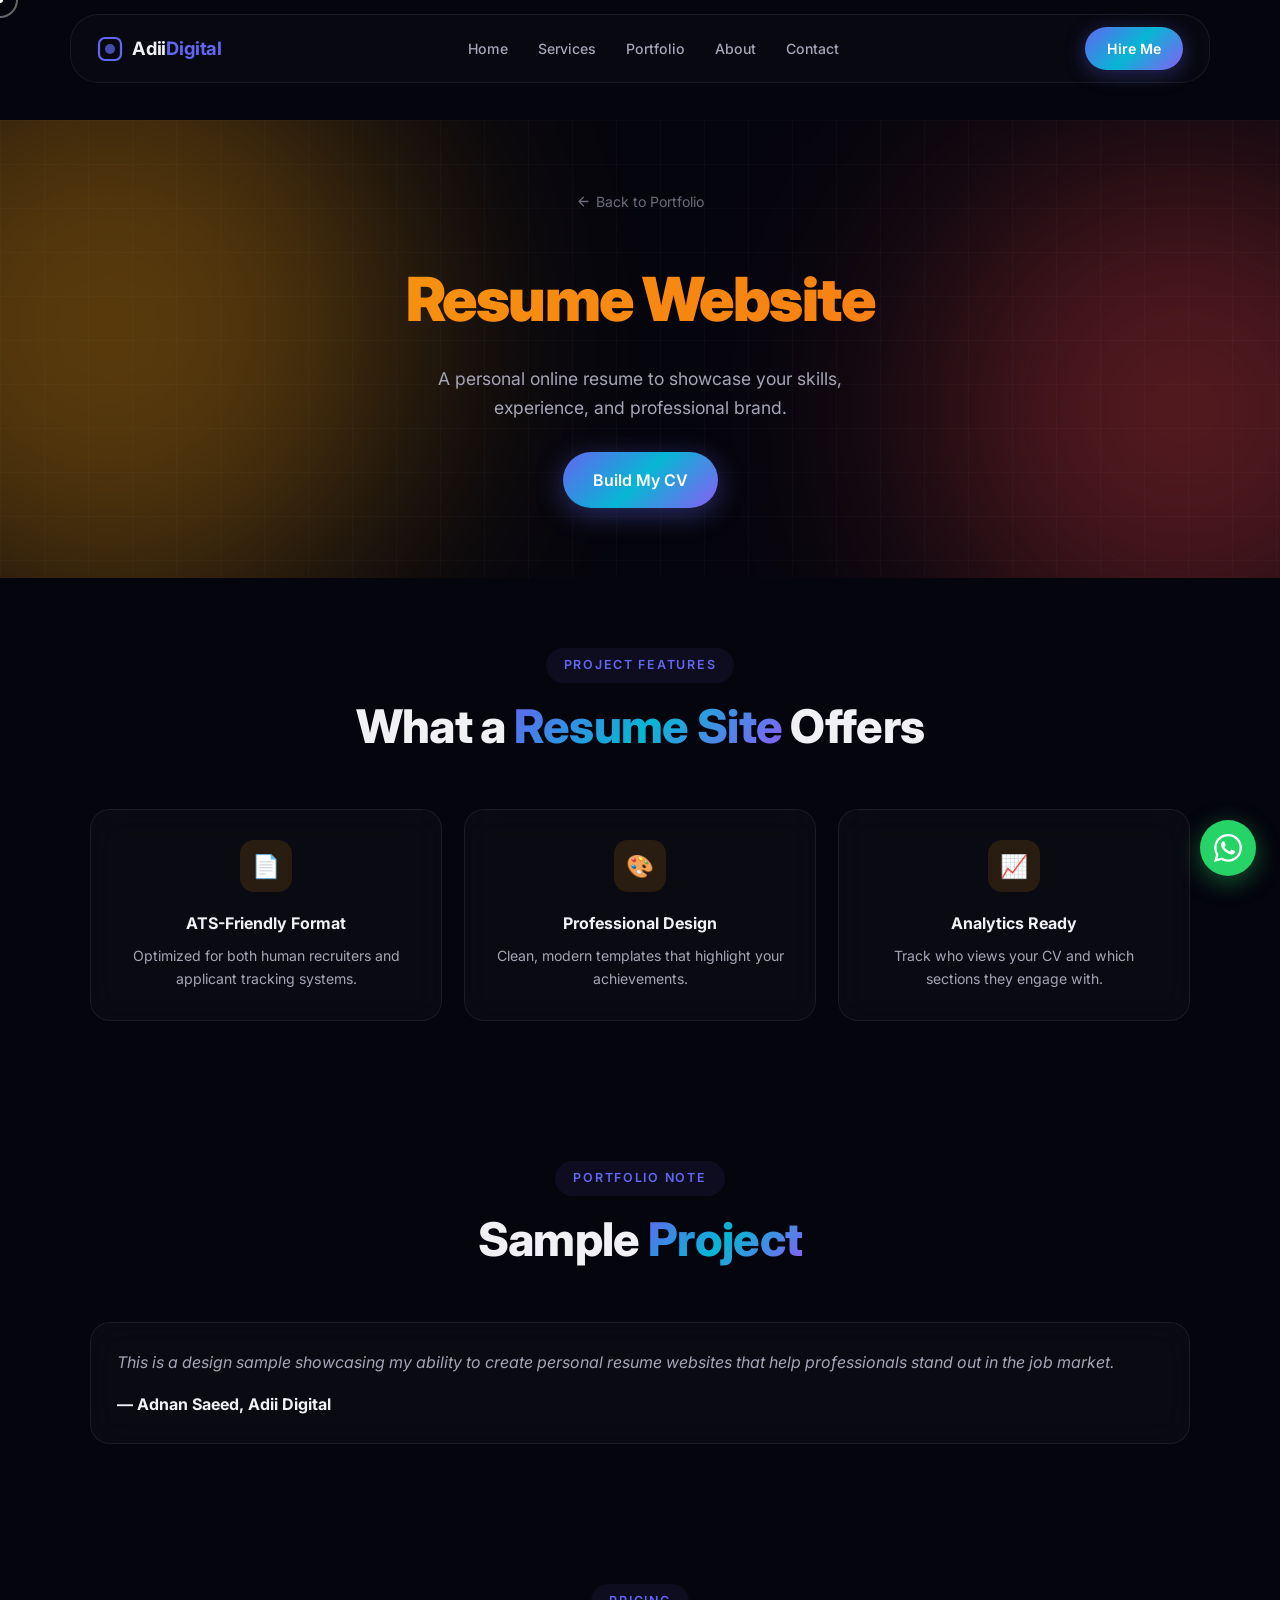
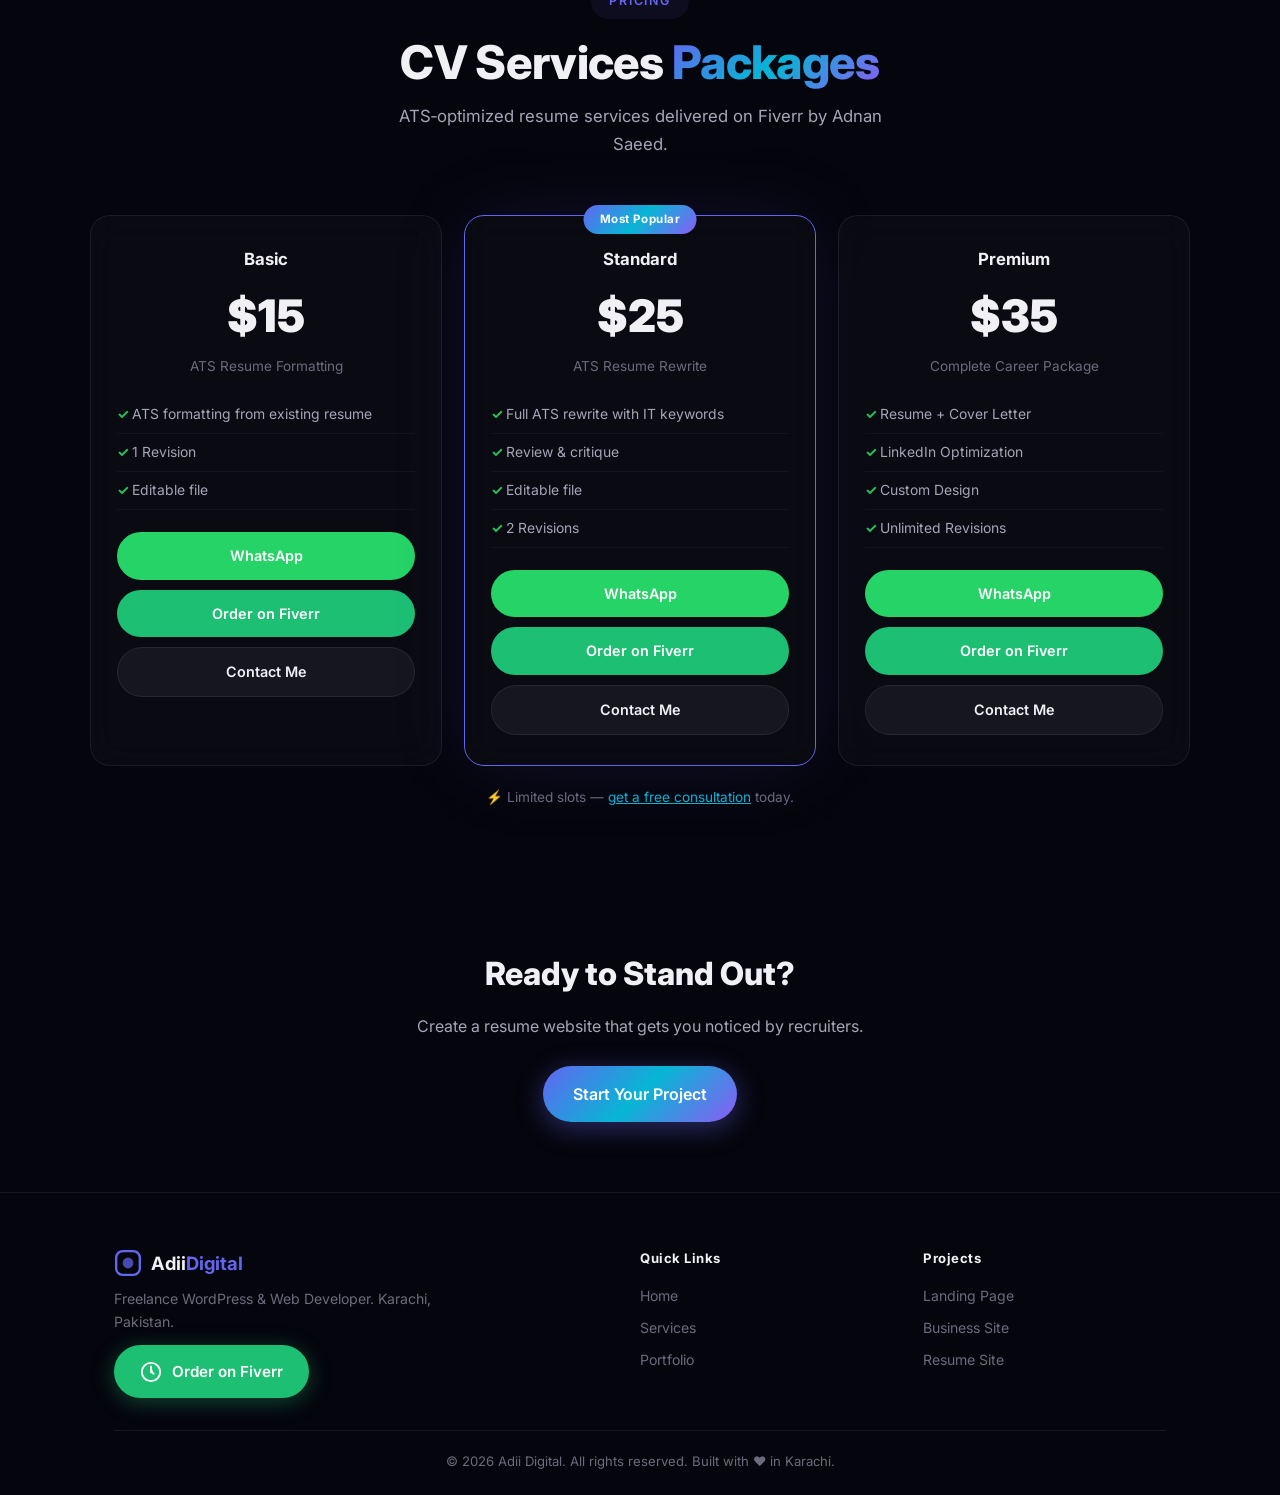
<file: resume.html>
<!DOCTYPE html>
<html lang="en">
<head>
    <meta charset="UTF-8">
    <meta name="viewport" content="width=device-width, initial-scale=1.0">
    <title>Resume Website Project | Adii Digital</title>
    <meta name="description" content="Personal resume/CV website design project by Adnan Saeed — Adii Digital.">
    <link rel="stylesheet" href="css/style.css">
    <link rel="preconnect" href="https://fonts.googleapis.com"><link rel="preconnect" href="https://fonts.gstatic.com" crossorigin>
    <link href="https://fonts.googleapis.com/css2?family=Inter:wght@300;400;500;600;700;800;900&family+Jakarta+Sans:wght@500;600;700;800&display=swap" rel="stylesheet">
    <style>
        .fiverr-cta-btn { display: inline-flex; align-items: center; gap: 10px; background: #1dbf73; color: #fff; padding: 14px 26px; border-radius: 9999px; font-weight: 600; font-size: 0.95rem; transition: all 0.35s cubic-bezier(0.16, 1, 0.3, 1); box-shadow: 0 4px 22px rgba(29, 191, 115, 0.35); text-decoration: none; } .fiverr-cta-btn:hover { transform: translateY(-3px); box-shadow: 0 10px 35px rgba(29, 191, 115, 0.5); }
        .whatsapp-float { position: fixed; bottom: 24px; right: 24px; z-index: 999; width: 56px; height: 56px; background: #25d366; border-radius: 50%; display: flex; align-items: center; justify-content: center; box-shadow: 0 6px 24px rgba(37, 211, 102, 0.4); transition: transform 0.3s ease; } .whatsapp-float:hover { transform: scale(1.1); } .whatsapp-float svg { width: 28px; height: 28px; fill: #fff; }
        .pricing-cta-group { display: flex; flex-direction: column; gap: 10px; margin-top: 20px; } .pricing-cta-group a { display: flex; align-items: center; justify-content: center; gap: 6px; font-weight: 600; font-size: 0.9rem; padding: 12px 20px; border-radius: 999px; transition: all 0.3s; text-decoration: none; }
        .btn-wa { background: #25d366; color: white; } .btn-wa:hover { background: #1ebc59; transform: translateY(-2px); } .btn-fiverr { background: #1dbf73; color: white; } .btn-fiverr:hover { background: #19a463; transform: translateY(-2px); } .btn-contact { background: rgba(255,255,255,0.05); color: var(--text-primary); border: 1px solid var(--border-glass); } .btn-contact:hover { background: rgba(255,255,255,0.1); transform: translateY(-2px); }
        @media (max-width: 600px) { .whatsapp-float { bottom: 16px; right: 16px; width: 48px; height: 48px; } .whatsapp-float svg { width: 24px; height: 24px; } }
    </style>
</head>
<body>
    <div class="loader-wrapper" id="loaderWrapper"><div class="loader-content"><svg class="loader-svg" viewBox="0 0 100 100"><defs><linearGradient id="loaderGrad" x1="0%" y1="0%" x2="100%" y2="100%"><stop offset="0%" stop-color="#f59e0b"/><stop offset="100%" stop-color="#ef4444"/></linearGradient></defs><circle cx="50" cy="50" r="42" fill="none" stroke="url(#loaderGrad)" stroke-width="3" stroke-linecap="round" stroke-dasharray="264" stroke-dashoffset="264"><animate attributeName="stroke-dashoffset" from="264" to="0" dur="1.4s" fill="freeze"/></circle></svg><p class="loader-brand">ADII DIGITAL</p></div></div>
    <div class="scroll-progress-bar" id="scrollProgressBar"></div>
    <div class="cursor-outer" id="cursorOuter"></div><div class="cursor-inner" id="cursorInner"></div>

    <nav class="navbar" id="navbar"><div class="nav-inner"><a href="index.html" class="nav-brand"><svg class="nav-brand-icon" width="26" height="26" viewBox="0 0 26 26" fill="none"><rect x="2" y="2" width="22" height="22" rx="6" stroke="url(#navGrad)" stroke-width="2.2" fill="none"/><circle cx="13" cy="13" r="5" fill="url(#navGrad)" opacity="0.7"/><defs><linearGradient id="navGrad" x1="0" y1="0" x2="26" y2="26"><stop offset="0%" stop-color="#6366f1"/><stop offset="100%" stop-color="#06b6d4"/></linearGradient></defs></svg><span>Adii<span class="brand-accent">Digital</span></span></a><ul class="nav-menu" id="navMenu"><li><a href="index.html" class="nav-link">Home</a></li><li><a href="index.html#services" class="nav-link">Services</a></li><li><a href="index.html#portfolio" class="nav-link active">Portfolio</a></li><li><a href="index.html#about" class="nav-link">About</a></li><li><a href="index.html#contact" class="nav-link">Contact</a></li></ul><a href="index.html#contact" class="nav-hire-btn magnetic-btn">Hire Me</a><button class="mobile-menu-btn" id="mobileMenuBtn" aria-label="Menu"><span></span><span></span><span></span></button></div></nav>

    <main class="project-page">
        <section class="project-hero"><div class="hero-bg-layer"><div class="hero-orb hero-orb-1" style="background:#f59e0b;"></div><div class="hero-orb hero-orb-2" style="background:#ef4444;"></div><div class="hero-grid-overlay"></div></div><div class="project-hero-content"><a href="index.html#portfolio" class="back-link reveal-element"><svg width="15" height="15" viewBox="0 0 24 24" fill="none"><path d="M19 12H5M12 19l-7-7 7-7" stroke="currentColor" stroke-width="2.2" stroke-linecap="round" stroke-linejoin="round"/></svg>Back to Portfolio</a><h1 class="project-brand resume-grad reveal-element">Resume Website</h1><p class="project-tagline reveal-element">A personal online resume to showcase your skills, experience, and professional brand.</p><a href="#pricing" class="cta-primary magnetic-btn reveal-element">Build My CV</a></div></section>

        <section class="project-features section-container reveal-element" id="features"><div class="section-header"><span class="section-eyebrow">Project Features</span><h2 class="section-title">What a <span class="text-gradient">Resume Site</span> Offers</h2></div><div class="features-grid"><div class="feature-card glass-card"><div class="feature-card-icon resume-bg">📄</div><h4>ATS-Friendly Format</h4><p>Optimized for both human recruiters and applicant tracking systems.</p></div><div class="feature-card glass-card"><div class="feature-card-icon resume-bg">🎨</div><h4>Professional Design</h4><p>Clean, modern templates that highlight your achievements.</p></div><div class="feature-card glass-card"><div class="feature-card-icon resume-bg">📈</div><h4>Analytics Ready</h4><p>Track who views your CV and which sections they engage with.</p></div></div></section>

        <section class="project-testimonials section-container reveal-element" id="testimonials"><div class="section-header"><span class="section-eyebrow">Portfolio Note</span><h2 class="section-title">Sample <span class="text-gradient">Project</span></h2></div><div class="testimonials-grid"><div class="testimonial-card glass-card"><p class="testimonial-text">This is a design sample showcasing my ability to create personal resume websites that help professionals stand out in the job market.</p><p class="testimonial-author">— Adnan Saeed, Adii Digital</p></div></div></section>

        <section class="project-pricing section-container reveal-element" id="pricing">
            <div class="section-header"><span class="section-eyebrow">Pricing</span><h2 class="section-title">CV Services <span class="text-gradient">Packages</span></h2><p class="section-subtitle">ATS‑optimized resume services delivered on Fiverr by Adnan Saeed.</p></div>
            <div class="pricing-grid">
                <div class="pricing-card glass-card"><p class="pricing-name">Basic</p><p class="pricing-price">$15</p><p class="pricing-desc">ATS Resume Formatting</p><ul class="pricing-features"><li>ATS formatting from existing resume</li><li>1 Revision</li><li>Editable file</li></ul><div class="pricing-cta-group"><a href="https://wa.me/923142267888?text=Hi%20Adnan%2C%20I%20want%20the%20Basic%20CV%20Package%20($15)" target="_blank" class="btn-wa magnetic-btn">WhatsApp</a><a href="https://www.fiverr.com/malikadnan20" target="_blank" class="btn-fiverr magnetic-btn">Order on Fiverr</a><a href="index.html#contact" class="btn-contact magnetic-btn">Contact Me</a></div></div>
                <div class="pricing-card glass-card featured"><span class="pricing-badge">Most Popular</span><p class="pricing-name">Standard</p><p class="pricing-price">$25</p><p class="pricing-desc">ATS Resume Rewrite</p><ul class="pricing-features"><li>Full ATS rewrite with IT keywords</li><li>Review & critique</li><li>Editable file</li><li>2 Revisions</li></ul><div class="pricing-cta-group"><a href="https://wa.me/923142267888?text=Hi%20Adnan%2C%20I%20want%20the%20Standard%20CV%20Package%20($25)" target="_blank" class="btn-wa magnetic-btn">WhatsApp</a><a href="https://www.fiverr.com/malikadnan20" target="_blank" class="btn-fiverr magnetic-btn">Order on Fiverr</a><a href="index.html#contact" class="btn-contact magnetic-btn">Contact Me</a></div></div>
                <div class="pricing-card glass-card"><p class="pricing-name">Premium</p><p class="pricing-price">$35</p><p class="pricing-desc">Complete Career Package</p><ul class="pricing-features"><li>Resume + Cover Letter</li><li>LinkedIn Optimization</li><li>Custom Design</li><li>Unlimited Revisions</li></ul><div class="pricing-cta-group"><a href="https://wa.me/923142267888?text=Hi%20Adnan%2C%20I%20want%20the%20Premium%20CV%20Package%20($35)" target="_blank" class="btn-wa magnetic-btn">WhatsApp</a><a href="https://www.fiverr.com/malikadnan20" target="_blank" class="btn-fiverr magnetic-btn">Order on Fiverr</a><a href="index.html#contact" class="btn-contact magnetic-btn">Contact Me</a></div></div>
            </div>
            <p style="text-align:center; margin-top: 20px; color: var(--text-muted); font-size:0.85rem;">⚡ Limited slots — <a href="index.html#contact" style="color:var(--accent-2); text-decoration:underline;">get a free consultation</a> today.</p>
        </section>

        <section class="project-cta reveal-element"><h2>Ready to Stand Out?</h2><p>Create a resume website that gets you noticed by recruiters.</p><a href="index.html#contact" class="cta-primary magnetic-btn">Start Your Project</a></section>
    </main>

    <footer class="footer-section"><div class="section-container"><div class="footer-top"><div class="footer-brand-col"><a href="index.html" class="footer-logo"><svg width="28" height="28" viewBox="0 0 26 26" fill="none"><rect x="2" y="2" width="22" height="22" rx="6" stroke="url(#footerGrad)" stroke-width="2.2" fill="none"/><circle cx="13" cy="13" r="5" fill="url(#footerGrad)" opacity="0.7"/><defs><linearGradient id="footerGrad" x1="0" y1="0" x2="26" y2="26"><stop offset="0%" stop-color="#6366f1"/><stop offset="100%" stop-color="#06b6d4"/></linearGradient></defs></svg><span>Adii<span class="brand-accent">Digital</span></span></a><p class="footer-desc">Freelance WordPress & Web Developer. Karachi, Pakistan.</p><a href="https://www.fiverr.com/malikadnan20" target="_blank" rel="noopener" class="fiverr-cta-btn magnetic-btn" style="margin-top:12px;"><svg width="22" height="22" viewBox="0 0 24 24" fill="currentColor"><circle cx="12" cy="12" r="10" fill="none" stroke="currentColor" stroke-width="2"/><path d="M12 6v6l3 2" stroke="currentColor" stroke-width="2" stroke-linecap="round"/></svg>Order on Fiverr</a></div><div class="footer-links-col"><h4>Quick Links</h4><a href="index.html">Home</a><a href="index.html#services">Services</a><a href="index.html#portfolio">Portfolio</a></div><div class="footer-links-col"><h4>Projects</h4><a href="landing-page.html">Landing Page</a><a href="business.html">Business Site</a><a href="resume.html">Resume Site</a></div></div><div class="footer-bottom"><p>&copy; 2026 Adii Digital. All rights reserved. Built with ❤️ in Karachi.</p></div></div></footer>

    <a href="https://wa.me/923142267888" target="_blank" rel="noopener" class="whatsapp-float" aria-label="Chat on WhatsApp"><svg viewBox="0 0 24 24"><path d="M17.472 14.382c-.297-.149-1.758-.867-2.03-.967-.273-.099-.471-.148-.67.15-.197.297-.767.966-.94 1.164-.173.199-.347.223-.644.075-.297-.15-1.255-.463-2.39-1.475-.883-.788-1.48-1.761-1.653-2.059-.173-.297-.018-.458.13-.606.134-.133.298-.347.446-.52.149-.174.198-.298.298-.497.099-.198.05-.371-.025-.52-.075-.149-.669-1.612-.916-2.207-.242-.579-.487-.5-.669-.51-.173-.008-.371-.01-.57-.01-.198 0-.52.074-.792.372-.272.297-1.04 1.016-1.04 2.479 0 1.462 1.065 2.875 1.213 3.074.149.198 2.096 3.2 5.077 4.487.709.306 1.262.489 1.694.625.712.227 1.36.195 1.871.118.571-.085 1.758-.719 2.006-1.413.248-.694.248-1.289.173-1.413-.074-.124-.272-.198-.57-.347m-5.421 7.403h-.004a9.87 9.87 0 01-5.031-1.378l-.361-.214-3.741.982.998-3.648-.235-.374a9.86 9.86 0 01-1.51-5.26c.001-5.45 4.436-9.884 9.888-9.884 2.64 0 5.122 1.03 6.988 2.898a9.825 9.825 0 012.893 6.994c-.003 5.45-4.437 9.884-9.885 9.884m8.413-18.297A11.815 11.815 0 0012.05 0C5.495 0 .16 5.335.157 11.892c0 2.096.547 4.142 1.588 5.945L.057 24l6.305-1.654a11.882 11.882 0 005.683 1.448h.005c6.554 0 11.89-5.335 11.893-11.893a11.821 11.821 0 00-3.48-8.413z"/></svg></a>
    <script src="js/script.js"></script>
</body>
</html>
</file>
<file: css/style.css>
/* css/style.css */
:root {
    --bg-deep: #05050d;
    --bg-primary: #0a0a14;
    --bg-secondary: #0f0f1a;
    --bg-card: rgba(255, 255, 255, 0.025);
    --border-glass: rgba(255, 255, 255, 0.07);
    --border-hover: rgba(255, 255, 255, 0.15);
    --text-primary: #f0f0f5;
    --text-secondary: #a5a5b8;
    --text-muted: #6b6b7d;
    --accent-1: #6366f1;
    --accent-2: #06b6d4;
    --accent-3: #8b5cf6;
    --accent-4: #f59e0b;
    --gradient-main: linear-gradient(135deg, #6366f1 0%, #06b6d4 50%, #8b5cf6 100%);
    --gradient-subtle: linear-gradient(135deg, rgba(99,102,241,0.5), rgba(6,182,212,0.5));
    --shadow-card: 0 4px 30px rgba(0,0,0,0.5);
    --shadow-glow: 0 0 80px rgba(99,102,241,0.12);
    --radius-sm: 8px;
    --radius-md: 14px;
    --radius-lg: 20px;
    --radius-xl: 28px;
    --radius-full: 9999px;
    --font-sans: 'Inter', -apple-system, BlinkMacSystemFont, sans-serif;
    --font-display: 'Plus Jakarta Sans', 'Inter', sans-serif;
    --font-mono: 'JetBrains Mono', monospace;
    --ease-out-expo: cubic-bezier(0.16, 1, 0.3, 1);
    --ease-out-back: cubic-bezier(0.34, 1.56, 0.64, 1);
    --transition-fast: 0.2s cubic-bezier(0.4, 0, 0.2, 1);
    --transition-smooth: 0.4s cubic-bezier(0.4, 0, 0.2, 1);
}

*, *::before, *::after { margin:0; padding:0; box-sizing:border-box; }
html { scroll-behavior:smooth; font-size:16px; scrollbar-width:thin; scrollbar-color:#333 transparent; }
body {
    font-family:var(--font-sans);
    background:var(--bg-deep);
    color:var(--text-primary);
    line-height:1.65;
    overflow-x:hidden;
    -webkit-font-smoothing:antialiased;
    -moz-osx-font-smoothing:grayscale;
    cursor:none;
}
::-webkit-scrollbar{width:5px}
::-webkit-scrollbar-track{background:transparent}
::-webkit-scrollbar-thumb{background:#333;border-radius:3px}
a,button,input,textarea,select{cursor:none;font-family:var(--font-sans);border:none;outline:none;text-decoration:none;color:inherit}
ul{list-style:none}
img{max-width:100%;display:block}
::selection{background:rgba(99,102,241,0.4);color:#fff}

/* Loader */
.loader-wrapper{
    position:fixed;inset:0;z-index:99999;background:var(--bg-deep);
    display:flex;align-items:center;justify-content:center;
    transition:opacity 0.5s,visibility 0.5s;
}
.loader-wrapper.hidden{opacity:0;visibility:hidden;pointer-events:none}
.loader-content{text-align:center}
.loader-svg{width:80px;height:80px;display:block;margin:0 auto 16px}
.loader-brand{font-family:var(--font-mono);font-size:0.85rem;letter-spacing:0.3em;color:var(--text-muted);animation:pulseText 1.5s infinite}
@keyframes pulseText{0%,100%{opacity:0.4}50%{opacity:1}}

/* Cursor */
.cursor-outer{
    position:fixed;width:36px;height:36px;border:2px solid rgba(255,255,255,0.4);
    border-radius:50%;pointer-events:none;z-index:99998;
    transform:translate(-50%,-50%);transition:width 0.25s,height 0.25s,border-color 0.25s,background 0.25s;
    mix-blend-mode:difference;
}
.cursor-inner{
    position:fixed;width:6px;height:6px;background:#fff;
    border-radius:50%;pointer-events:none;z-index:99998;
    transform:translate(-50%,-50%);transition:width 0.2s,height 0.2s;
    mix-blend-mode:difference;
}
.cursor-outer.hover-magnetic{width:60px;height:60px;border-color:var(--accent-1);background:rgba(99,102,241,0.08)}
.cursor-inner.hover-magnetic{width:12px;height:12px;background:var(--accent-1)}

/* Scroll Progress */
.scroll-progress-bar{
    position:fixed;top:0;left:0;height:3px;z-index:9999;
    background:var(--gradient-main);border-radius:0 2px 2px 0;
    transition:width 0.1s linear;width:0;
}

/* Navbar */
.navbar{
    position:fixed;top:14px;left:50%;transform:translateX(-50%);
    width:92%;max-width:1140px;z-index:1000;
    background:rgba(10,10,20,0.72);backdrop-filter:blur(24px);
    -webkit-backdrop-filter:blur(24px);
    border:1px solid var(--border-glass);border-radius:var(--radius-xl);
    padding:12px 26px;transition:all 0.4s var(--ease-out-expo);
}
.navbar.scrolled{top:6px;background:rgba(10,10,20,0.88);box-shadow:0 8px 40px rgba(0,0,0,0.5)}
.nav-inner{display:flex;align-items:center;justify-content:space-between}
.nav-brand{display:flex;align-items:center;gap:9px;font-weight:700;font-size:1.15rem;color:var(--text-primary);letter-spacing:-0.01em}
.brand-accent{color:var(--accent-1)}
.nav-brand-icon{flex-shrink:0}
.nav-menu{display:flex;gap:30px}
.nav-link{font-size:0.88rem;color:var(--text-secondary);font-weight:500;transition:color 0.3s;position:relative;padding:6px 0}
.nav-link::after{content:'';position:absolute;bottom:0;left:0;width:0;height:2px;background:var(--gradient-main);border-radius:2px;transition:width 0.35s var(--ease-out-expo)}
.nav-link:hover,.nav-link.active{color:var(--text-primary)}
.nav-link:hover::after,.nav-link.active::after{width:100%}
.nav-hire-btn{
    background:var(--gradient-main);color:#fff;padding:10px 22px;
    border-radius:var(--radius-full);font-weight:600;font-size:0.88rem;
    box-shadow:0 4px 20px rgba(99,102,241,0.35);transition:all 0.35s var(--ease-out-expo);
    display:inline-block;
}
.nav-hire-btn:hover{transform:translateY(-2px);box-shadow:0 8px 35px rgba(99,102,241,0.5)}
.mobile-menu-btn{display:none;flex-direction:column;gap:5px;background:none;padding:6px}
.mobile-menu-btn span{display:block;width:24px;height:2.5px;background:var(--text-primary);border-radius:2px;transition:all 0.3s}

/* Hero */
.hero-section{
    position:relative;min-height:100vh;display:flex;align-items:center;
    padding:130px 0 80px;overflow:hidden;
}
.hero-bg-layer{position:absolute;inset:0;pointer-events:none}
.hero-orb{position:absolute;border-radius:50%;filter:blur(120px);opacity:0.35;animation:orbDrift 12s infinite alternate}
.hero-orb-1{width:600px;height:600px;background:#6366f1;top:-20%;left:-15%;animation-duration:14s}
.hero-orb-2{width:500px;height:500px;background:#06b6d4;bottom:-18%;right:-12%;animation-duration:16s;animation-delay:-4s}
.hero-orb-3{width:350px;height:350px;background:#8b5cf6;top:35%;right:25%;animation-duration:11s;animation-delay:-2s}
.hero-orb-4{width:250px;height:250px;background:#f59e0b;bottom:30%;left:30%;animation-duration:10s;opacity:0.2}
@keyframes orbDrift{0%{transform:translate(0,0) scale(1)}100%{transform:translate(40px,-35px) scale(1.12)}}
.hero-grid-overlay{
    position:absolute;inset:0;
    background-image:linear-gradient(rgba(255,255,255,0.018) 1px,transparent 1px),linear-gradient(90deg,rgba(255,255,255,0.018) 1px,transparent 1px);
    background-size:44px 44px;
}
.hero-noise{position:absolute;inset:0;opacity:0.015;background:url("data:image/svg+xml,%3Csvg viewBox='0 0 256 256' xmlns='http://www.w3.org/2000/svg'%3E%3Cfilter id='n'%3E%3CfeTurbulence type='fractalNoise' baseFrequency='0.9' numOctaves='4' stitchTiles='stitch'/%3E%3C/filter%3E%3Crect width='100%25' height='100%25' filter='url(%23n)' opacity='1'/%3E%3C/svg%3E");background-size:200px}
.hero-content{position:relative;z-index:2;max-width:780px;margin:0 auto;text-align:center;padding:0 24px}
.hero-availability-badge{
    display:inline-flex;align-items:center;gap:8px;
    background:rgba(99,102,241,0.1);border:1px solid rgba(99,102,241,0.25);
    padding:9px 20px;border-radius:var(--radius-full);
    font-size:0.84rem;font-weight:500;color:var(--accent-1);margin-bottom:30px;
}
.pulse-dot{width:9px;height:9px;background:#22c55e;border-radius:50%;animation:pulseRing 2s infinite}
@keyframes pulseRing{0%,100%{box-shadow:0 0 0 0 rgba(34,197,94,0.6)}50%{box-shadow:0 0 0 14px rgba(34,197,94,0)}}
.hero-headline{font-family:var(--font-display);font-size:clamp(2.8rem,5.8vw,4.5rem);font-weight:800;line-height:1.08;letter-spacing:-0.025em;margin-bottom:22px}
.text-gradient{background:var(--gradient-main);-webkit-background-clip:text;-webkit-text-fill-color:transparent;background-clip:text}
.hero-subheadline{font-size:1.1rem;color:var(--text-secondary);max-width:580px;margin:0 auto 36px;line-height:1.7}
.hero-cta-row{display:flex;gap:16px;justify-content:center;flex-wrap:wrap;margin-bottom:50px}
.cta-primary,.cta-secondary{
    display:inline-flex;align-items:center;gap:8px;font-weight:600;
    border-radius:var(--radius-full);padding:15px 30px;font-size:1rem;
    transition:all 0.35s var(--ease-out-expo);
}
.cta-primary{background:var(--gradient-main);color:#fff;box-shadow:0 6px 28px rgba(99,102,241,0.4)}
.cta-primary:hover{transform:translateY(-3px);box-shadow:0 12px 40px rgba(99,102,241,0.55)}
.cta-secondary{background:rgba(255,255,255,0.04);color:var(--text-primary);border:1px solid var(--border-glass)}
.cta-secondary:hover{background:rgba(255,255,255,0.1);border-color:var(--border-hover);transform:translateY(-3px)}
.hero-stats-row{display:flex;align-items:center;justify-content:center;gap:36px;flex-wrap:wrap;margin-bottom:28px}
.hero-stat{text-align:center}
.hero-stat-number{display:block;font-size:2.2rem;font-weight:800;background:var(--gradient-main);-webkit-background-clip:text;-webkit-text-fill-color:transparent;background-clip:text}
.hero-stat-label{font-size:0.82rem;color:var(--text-muted)}
.hero-stat-sep{width:1px;height:36px;background:var(--border-glass)}
.hero-fiverr-badge{display:inline-flex;align-items:center;gap:8px;font-size:0.85rem;color:var(--text-muted)}
.hero-scroll-hint{position:absolute;bottom:28px;left:50%;transform:translateX(-50%);display:flex;flex-direction:column;align-items:center;gap:8px;color:var(--text-muted);font-size:0.72rem;letter-spacing:0.12em;text-transform:uppercase;animation:floatHint 3s infinite}
.scroll-mouse-icon{width:20px;height:32px;border:2px solid var(--text-muted);border-radius:10px;position:relative}
.scroll-mouse-wheel{width:3px;height:7px;background:var(--text-muted);border-radius:2px;position:absolute;top:5px;left:50%;transform:translateX(-50%);animation:scrollWheel 1.6s infinite}
@keyframes scrollWheel{0%{top:5px;opacity:1}100%{top:19px;opacity:0}}
@keyframes floatHint{0%,100%{opacity:0.5;transform:translateX(-50%) translateY(0)}50%{opacity:1;transform:translateX(-50%) translateY(-7px)}}

/* Section Commons */
.section-container{max-width:1100px;margin:0 auto;padding:0 24px}
.section-header{text-align:center;margin-bottom:56px}
.section-eyebrow{display:inline-block;font-size:0.78rem;font-weight:600;letter-spacing:0.14em;text-transform:uppercase;color:var(--accent-1);background:rgba(99,102,241,0.08);padding:7px 18px;border-radius:var(--radius-full);margin-bottom:16px}
.section-title{font-family:var(--font-display);font-size:clamp(2rem,4vw,2.9rem);font-weight:800;line-height:1.18;margin-bottom:14px;letter-spacing:-0.015em}
.section-subtitle{color:var(--text-secondary);font-size:1.05rem;max-width:540px;margin:0 auto}

/* Glass Card */
.glass-card{
    background:var(--bg-card);border:1px solid var(--border-glass);
    border-radius:var(--radius-lg);backdrop-filter:blur(16px);
    -webkit-backdrop-filter:blur(16px);transition:all 0.4s var(--ease-out-expo);
}
.glass-card:hover{background:rgba(255,255,255,0.05);border-color:var(--border-hover);box-shadow:var(--shadow-glow);transform:translateY(-3px)}

/* Services */
.services-section{padding:100px 0}
.services-grid{display:grid;grid-template-columns:repeat(auto-fit,minmax(255px,1fr));gap:22px}
.service-card{padding:32px 28px}
.service-icon-box{width:50px;height:50px;background:rgba(99,102,241,0.12);border-radius:var(--radius-md);display:flex;align-items:center;justify-content:center;margin-bottom:18px;color:var(--accent-1)}
.service-card-title{font-size:1.15rem;font-weight:700;margin-bottom:10px}
.service-card-desc{font-size:0.88rem;color:var(--text-secondary);margin-bottom:16px;line-height:1.6}
.service-feature-list{display:flex;flex-wrap:wrap;gap:7px}
.service-feature-list li{font-size:0.76rem;color:var(--text-muted);background:rgba(255,255,255,0.025);padding:5px 11px;border-radius:var(--radius-full);border:1px solid var(--border-glass)}

/* Portfolio */
.portfolio-section{padding:80px 0 120px}
.portfolio-grid{display:grid;grid-template-columns:repeat(auto-fit,minmax(330px,1fr));gap:26px}
.portfolio-card{overflow:hidden;display:flex;flex-direction:column}
.portfolio-card-visual{padding:18px 18px 0}
.portfolio-browser-mock{border-radius:var(--radius-md);overflow:hidden;background:rgba(0,0,0,0.45);border:1px solid var(--border-glass)}
.browser-dots{display:flex;gap:5px;padding:8px 12px;background:rgba(0,0,0,0.3)}
.browser-dots span{width:9px;height:9px;border-radius:50%;background:#555}
.browser-dots span:nth-child(1){background:#ef4444}
.browser-dots span:nth-child(2){background:#f59e0b}
.browser-dots span:nth-child(3){background:#22c55e}
.browser-body{padding:20px;display:flex;flex-direction:column;gap:10px;min-height:120px}
.mock-hero-block{height:55px;background:linear-gradient(135deg,rgba(99,102,241,0.35),rgba(6,182,212,0.2));border-radius:7px}
.mock-three-col{display:grid;grid-template-columns:1fr 1fr 1fr;gap:7px}
.mock-three-col span{height:35px;background:rgba(255,255,255,0.04);border-radius:5px}
.mock-two-col{display:grid;grid-template-columns:1fr 1fr;gap:7px}
.mock-two-col span{height:35px;background:rgba(255,255,255,0.04);border-radius:5px}
.mock-nav-bar{height:12px;background:rgba(255,255,255,0.05);border-radius:3px;width:55%}
.mock-landing .mock-hero-block{background:linear-gradient(135deg,rgba(99,102,241,0.4),rgba(139,92,246,0.3))}
.mock-business .mock-hero-block{background:linear-gradient(135deg,rgba(6,182,212,0.4),rgba(52,211,153,0.3))}
.mock-resume .mock-hero-block{background:linear-gradient(135deg,rgba(245,158,11,0.4),rgba(239,68,68,0.3))}
.mock-avatar-circle{width:45px;height:45px;border-radius:50%;background:rgba(245,158,11,0.35);margin:0 auto}
.mock-text-lines{display:flex;flex-direction:column;gap:7px;align-items:center}
.mock-text-lines span{height:8px;background:rgba(255,255,255,0.05);border-radius:3px;width:75%}
.mock-text-lines span.short{width:45%}
.portfolio-card-info{padding:18px 22px 26px;flex:1;display:flex;flex-direction:column}
.portfolio-tag{font-size:0.74rem;color:var(--accent-1);font-weight:600;letter-spacing:0.07em;margin-bottom:7px;text-transform:uppercase}
.portfolio-card-info h3{font-size:1.25rem;font-weight:700;margin-bottom:6px}
.portfolio-card-info p{font-size:0.88rem;color:var(--text-secondary);margin-bottom:14px;flex:1}
.portfolio-view-link{font-weight:600;font-size:0.9rem;color:var(--accent-2);transition:letter-spacing 0.3s}
.portfolio-card:hover .portfolio-view-link{letter-spacing:0.04em}

/* About */
.about-section{padding:100px 0}
.about-layout{display:grid;grid-template-columns:1fr 1.6fr;gap:55px;align-items:center}
.about-visual-col{position:relative;display:flex;justify-content:center}
.about-avatar-container{position:relative}
.about-avatar-glow{position:absolute;inset:-25px;border-radius:50%;background:radial-gradient(circle,rgba(99,102,241,0.25),transparent 70%)}
.about-avatar-circle{width:190px;height:190px;border-radius:50%;background:rgba(255,255,255,0.03);border:2px solid var(--border-glass);display:flex;align-items:center;justify-content:center;overflow:hidden;position:relative;z-index:1}
.about-mini-stat{position:absolute;bottom:-12px;right:-24px;padding:14px 20px;text-align:center;border-radius:var(--radius-md);z-index:2}
.mini-stat-num{display:block;font-size:1.5rem;font-weight:800;color:var(--accent-1)}
.mini-stat-lbl{font-size:0.72rem;color:var(--text-muted)}
.about-paragraph{color:var(--text-secondary);margin-bottom:14px;font-size:0.96rem;line-height:1.7}
.about-skill-tags{display:flex;flex-wrap:wrap;gap:10px;margin-top:22px}
.about-skill-tags span{font-size:0.8rem;background:rgba(255,255,255,0.035);border:1px solid var(--border-glass);padding:8px 15px;border-radius:var(--radius-full);color:var(--text-secondary);transition:all 0.3s}
.about-skill-tags span:hover{background:rgba(99,102,241,0.12);border-color:rgba(99,102,241,0.35);color:var(--text-primary)}

/* Contact */
.contact-section{padding:80px 0 110px}
.contact-layout{display:grid;grid-template-columns:1fr 1.5fr;gap:28px}
.contact-info-panel{padding:34px 30px}
.contact-panel-title{font-size:1.2rem;font-weight:700;margin-bottom:24px}
.contact-info-item{display:flex;gap:14px;margin-bottom:20px;align-items:flex-start}
.contact-info-icon{width:42px;height:42px;background:rgba(99,102,241,0.08);border-radius:var(--radius-sm);display:flex;align-items:center;justify-content:center;flex-shrink:0;color:var(--accent-1)}
.ci-label{display:block;font-size:0.77rem;color:var(--text-muted);margin-bottom:2px}
.ci-value{font-weight:500;color:var(--text-primary);font-size:0.93rem}
.ci-value-link{font-weight:500;color:var(--accent-2);font-size:0.93rem;transition:color 0.3s}
.ci-value-link:hover{color:var(--text-primary)}
.whatsapp-cta-btn{
    display:inline-flex;align-items:center;gap:10px;margin-top:10px;
    background:#25d366;color:#fff;padding:14px 26px;border-radius:var(--radius-full);
    font-weight:600;font-size:0.95rem;transition:all 0.35s var(--ease-out-expo);
    box-shadow:0 4px 22px rgba(37,211,102,0.35);
}
.whatsapp-cta-btn:hover{transform:translateY(-3px);box-shadow:0 10px 35px rgba(37,211,102,0.5)}
.contact-form-panel{padding:34px 30px}
.form-row-duo{display:grid;grid-template-columns:1fr 1fr;gap:18px}
.form-group{margin-bottom:20px}
.form-group label{display:block;font-size:0.84rem;font-weight:500;margin-bottom:7px;color:var(--text-secondary)}
.form-group input,.form-group textarea,.form-group select{
    width:100%;padding:13px 16px;background:rgba(255,255,255,0.025);
    border:1px solid var(--border-glass);border-radius:var(--radius-md);
    color:var(--text-primary);font-size:0.93rem;transition:all 0.3s;
}
.form-group input:focus,.form-group textarea:focus,.form-group select:focus{
    border-color:var(--accent-1);box-shadow:0 0 0 4px rgba(99,102,241,0.08);
    background:rgba(255,255,255,0.05);
}
.form-group textarea{resize:vertical;min-height:120px}
.form-group select{appearance:none;background-image:url("data:image/svg+xml,%3Csvg width='12' height='8' viewBox='0 0 12 8' fill='none' xmlns='http://www.w3.org/2000/svg'%3E%3Cpath d='M1 1l5 5 5-5' stroke='%23a5a5b8' stroke-width='1.8' stroke-linecap='round'/%3E%3C/svg%3E");background-repeat:no-repeat;background-position:right 14px center;padding-right:36px}
.form-submit-btn{
    width:100%;display:inline-flex;align-items:center;justify-content:center;gap:8px;
    background:var(--gradient-main);color:#fff;padding:15px 28px;
    border-radius:var(--radius-full);font-weight:600;font-size:1rem;
    box-shadow:0 6px 28px rgba(99,102,241,0.4);transition:all 0.35s var(--ease-out-expo);
}
.form-submit-btn:hover{transform:translateY(-3px);box-shadow:0 12px 40px rgba(99,102,241,0.55)}

/* Footer */
.footer-section{border-top:1px solid var(--border-glass);padding:55px 0 22px}
.footer-top{display:grid;grid-template-columns:2fr 1fr 1fr;gap:40px;margin-bottom:32px}
.footer-logo{display:inline-flex;align-items:center;gap:9px;font-weight:700;font-size:1.15rem;color:var(--text-primary);margin-bottom:10px}
.footer-desc{color:var(--text-muted);font-size:0.88rem;max-width:320px;line-height:1.6}
.footer-links-col h4{font-size:0.82rem;font-weight:700;margin-bottom:14px;letter-spacing:0.04em;color:var(--text-primary)}
.footer-links-col a{display:block;color:var(--text-muted);font-size:0.88rem;margin-bottom:9px;transition:color 0.3s}
.footer-links-col a:hover{color:var(--text-primary)}
.footer-bottom{text-align:center;padding-top:20px;border-top:1px solid var(--border-glass);color:var(--text-muted);font-size:0.82rem}

/* Reveal Animation */
.reveal-element{opacity:0;transform:translateY(28px);transition:opacity 0.75s var(--ease-out-expo),transform 0.75s var(--ease-out-expo)}
.reveal-element.visible{opacity:1;transform:translateY(0)}

/* Project Pages Common */
.project-page{padding-top:120px}
.project-hero{text-align:center;padding:70px 24px;position:relative;overflow:hidden}
.project-hero .hero-orb{z-index:0}
.project-hero-content{position:relative;z-index:2}
.back-link{display:inline-flex;align-items:center;gap:5px;color:var(--text-muted);font-size:0.88rem;margin-bottom:36px;transition:color 0.3s}
.back-link:hover{color:var(--text-primary)}
.project-brand{font-family:var(--font-display);font-size:clamp(2.5rem,5vw,3.8rem);font-weight:900;margin-bottom:14px;letter-spacing:-0.025em}
.project-brand.landing-grad{background:linear-gradient(135deg,#6366f1,#a78bfa);-webkit-background-clip:text;-webkit-text-fill-color:transparent;background-clip:text}
.project-brand.business-grad{background:linear-gradient(135deg,#06b6d4,#34d399);-webkit-background-clip:text;-webkit-text-fill-color:transparent;background-clip:text}
.project-brand.resume-grad{background:linear-gradient(135deg,#f59e0b,#f97316);-webkit-background-clip:text;-webkit-text-fill-color:transparent;background-clip:text}
.project-tagline{font-size:1.1rem;color:var(--text-secondary);max-width:480px;margin:0 auto 30px}
.project-features{padding:70px 0}
.features-grid{display:grid;grid-template-columns:repeat(auto-fit,minmax(270px,1fr));gap:22px}
.feature-card{padding:30px;text-align:center}
.feature-card-icon{width:52px;height:52px;border-radius:var(--radius-md);display:flex;align-items:center;justify-content:center;margin:0 auto 18px;font-size:1.4rem}
.feature-card-icon.landing-bg{background:rgba(99,102,241,0.13);color:#6366f1}
.feature-card-icon.business-bg{background:rgba(6,182,212,0.13);color:#06b6d4}
.feature-card-icon.resume-bg{background:rgba(245,158,11,0.13);color:#f59e0b}
.feature-card h4{font-weight:700;margin-bottom:7px}
.feature-card p{font-size:0.88rem;color:var(--text-secondary)}
.project-testimonials{padding:70px 0}
.testimonials-grid{display:grid;grid-template-columns:repeat(auto-fit,minmax(290px,1fr));gap:22px}
.testimonial-card{padding:26px}
.testimonial-stars{color:#f59e0b;margin-bottom:8px;font-size:0.95rem}
.testimonial-text{font-style:italic;color:var(--text-secondary);margin-bottom:14px;line-height:1.7}
.testimonial-author{font-weight:700;color:var(--text-primary)}
.testimonial-role{font-size:0.82rem;color:var(--text-muted)}
.project-pricing{padding:70px 0}
.pricing-grid{display:grid;grid-template-columns:repeat(auto-fit,minmax(260px,1fr));gap:22px}
.pricing-card{padding:30px 26px;text-align:center}
.pricing-card.featured{border-color:var(--accent-1);box-shadow:var(--shadow-glow);position:relative}
.pricing-badge{position:absolute;top:-11px;left:50%;transform:translateX(-50%);background:var(--gradient-main);color:#fff;padding:5px 16px;border-radius:var(--radius-full);font-size:0.72rem;font-weight:700;letter-spacing:0.05em}
.pricing-name{font-size:1.05rem;font-weight:700;margin-bottom:6px}
.pricing-price{font-size:2.8rem;font-weight:900;margin-bottom:2px}
.pricing-price span{font-size:0.9rem;font-weight:500;color:var(--text-muted)}
.pricing-desc{color:var(--text-muted);font-size:0.85rem;margin-bottom:18px}
.pricing-features{text-align:left;margin-bottom:22px}
.pricing-features li{padding:7px 0;font-size:0.87rem;color:var(--text-secondary);border-bottom:1px solid rgba(255,255,255,0.035)}
.pricing-features li::before{content:'✓ ';color:#22c55e;font-weight:700}
.project-cta{text-align:center;padding:70px 24px}
.project-cta h2{font-size:2rem;font-weight:800;margin-bottom:12px}
.project-cta p{color:var(--text-secondary);margin-bottom:26px}

/* Magnetic Btn */
.magnetic-btn{display:inline-block;transition:transform 0.3s var(--ease-out-expo)}

/* ========== NEW CONVERSION FEATURES ========== */
.fiverr-cta-btn {
    display: inline-flex; align-items: center; gap: 10px;
    background: #1dbf73; color: #fff; padding: 14px 26px;
    border-radius: 9999px; font-weight: 600; font-size: 0.95rem;
    transition: all 0.35s cubic-bezier(0.16, 1, 0.3, 1);
    box-shadow: 0 4px 22px rgba(29, 191, 115, 0.35);
    text-decoration: none;
}
.fiverr-cta-btn:hover {
    transform: translateY(-3px);
    box-shadow: 0 10px 35px rgba(29, 191, 115, 0.5);
}

.whatsapp-float {
    position: fixed; bottom: 24px; right: 24px; z-index: 999;
    width: 56px; height: 56px; background: #25d366; border-radius: 50%;
    display: flex; align-items: center; justify-content: center;
    box-shadow: 0 6px 24px rgba(37, 211, 102, 0.4);
    transition: transform 0.3s ease;
}
.whatsapp-float:hover { transform: scale(1.1); }
.whatsapp-float svg { width: 28px; height: 28px; fill: #fff; }

.pricing-cta-group {
    display: flex; flex-direction: column; gap: 10px; margin-top: 20px;
}
.pricing-cta-group a {
    display: flex; align-items: center; justify-content: center; gap: 6px;
    font-weight: 600; font-size: 0.9rem; padding: 12px 20px;
    border-radius: 999px; transition: all 0.3s; text-decoration: none;
}
.btn-wa { background: #25d366; color: white; }
.btn-wa:hover { background: #1ebc59; transform: translateY(-2px); }
.btn-fiverr { background: #1dbf73; color: white; }
.btn-fiverr:hover { background: #19a463; transform: translateY(-2px); }
.btn-contact {
    background: rgba(255,255,255,0.05); color: var(--text-primary);
    border: 1px solid var(--border-glass);
}
.btn-contact:hover { background: rgba(255,255,255,0.1); transform: translateY(-2px); }

/* Responsive */
@media(max-width:950px){
    .nav-menu{display:none}
    .nav-hire-btn{display:none}
    .mobile-menu-btn{display:flex}
    .navbar.mobile-open .nav-menu{display:flex;flex-direction:column;position:absolute;top:100%;left:0;right:0;background:rgba(10,10,20,0.96);backdrop-filter:blur(20px);border:1px solid var(--border-glass);border-radius:var(--radius-lg);padding:20px;margin-top:6px;gap:10px}
    .about-layout{grid-template-columns:1fr;gap:40px}
    .contact-layout{grid-template-columns:1fr}
    .footer-top{grid-template-columns:1fr 1fr}
    .hero-stats-row{gap:20px}
    .hero-stat-sep{display:none}
}
@media(max-width:600px){
    .hero-headline{font-size:2rem}
    .hero-cta-row{flex-direction:column;align-items:center}
    .form-row-duo{grid-template-columns:1fr}
    .footer-top{grid-template-columns:1fr}
    .portfolio-grid{grid-template-columns:1fr}
    .about-mini-stat{right:0;bottom:-8px}
    .cursor-outer,.cursor-inner{display:none}
    body{cursor:auto}
    a,button,input,textarea,select{cursor:pointer}
    .whatsapp-float { bottom: 16px; right: 16px; width: 48px; height: 48px; }
    .whatsapp-float svg { width: 24px; height: 24px; }
}
</file>
